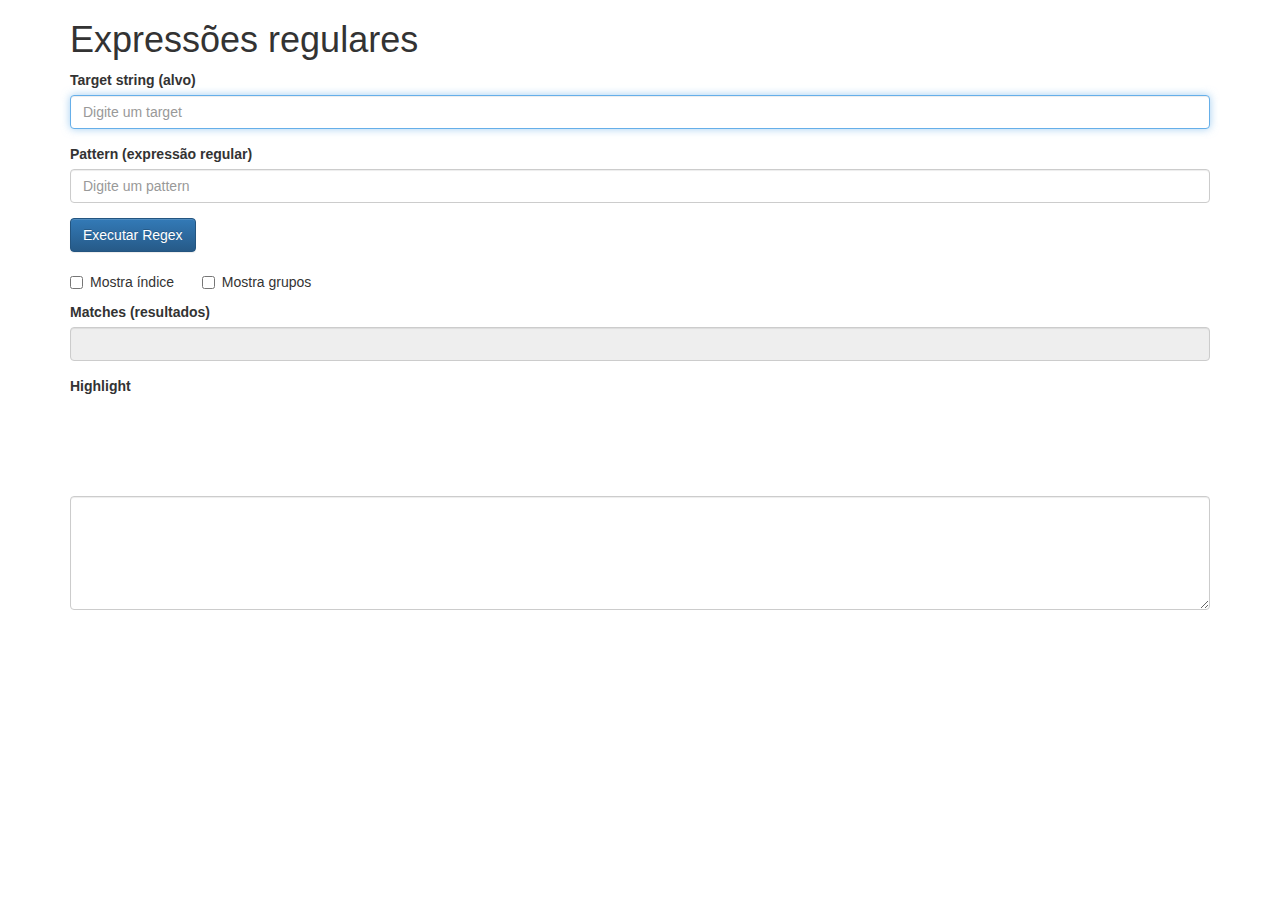
<file: regex/index.html>
<!DOCTYPE html>
<html>
<head>
    <meta charset="UTF-8">
    <title>Alura - Expressões regulares</title>
    <link rel="stylesheet" href="css/bootstrap.css">
    <link rel="stylesheet" href="css/bootstrap-theme.css"> 
</head>

<body class="container">
    
    <h1 class="text-left">Expressões regulares</h1>
    
    <form class="form" >
        
        <div class="form-group">
            <label for="target">Target string (alvo)</label>
            <input type="text" id="target" class="form-control" value="" autocomplete="off" required autofocus placeholder="Digite um target" />        
        </div>    
        
        <div class="form-group">
            <label for="pattern">Pattern (expressão regular)</label>
            <input type="text" id="pattern" class="form-control" value="" autocomplete="off" required  placeholder="Digite um pattern"/>
        </div>

        <div class="form-group">                
            <button class="btn btn-primary" onclick="executa(event)">Executar Regex</button>
        </div>

        <div class="checkbox">
            <label><input type="checkbox" id="mostraIndex" value="true" />Mostra índice </label>
            <label></label>
            <label><input type="checkbox" id="mostraGrupos" value="true" />Mostra grupos </label>
        </div>

        <div class="form-group">
            <label for="resultado" id="labelResultados">Matches (resultados)</label>
            <input type="text" id="resultado" class="form-control" value="" readonly />
        </div>

        <div class="form-group">
            <label for="resultado" id="labelHighlight">Highlight</label>
            <div id="highlightText" style="font-size:30px;"></div>
        </div>
        
    </form>

    <br />
    <br />
    <br />
    <br />

    <div class="form-group">

      <textarea class="form-control" rows="5" id="comment"></textarea>

    </div>
   <br />

    <script src="js/regex.js"></script>
    </body>
</html>
</file>
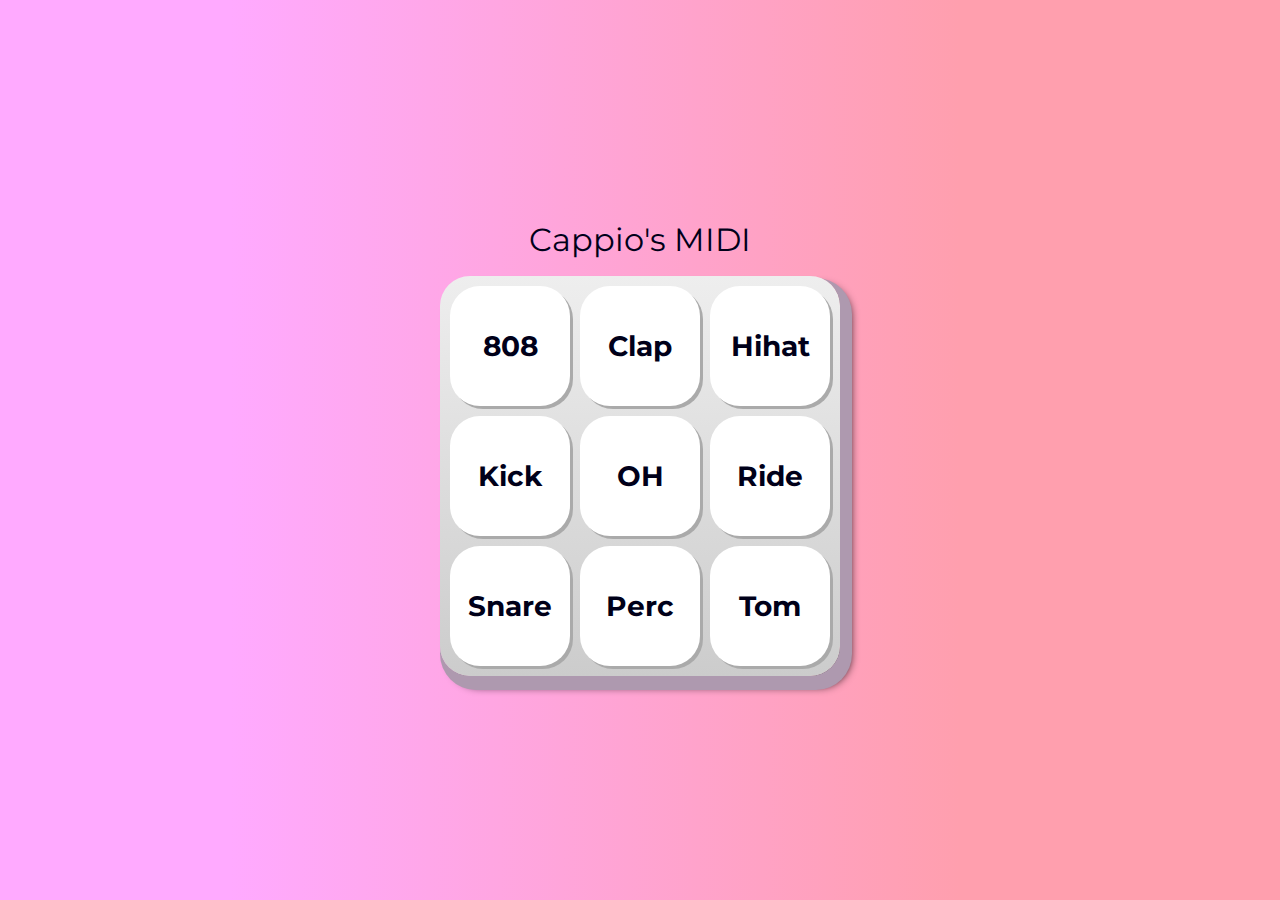
<file: JavaScript/AluraMidi/index.html>
<!DOCTYPE html>
<html lang="pt-BR">
<head>
    <meta charset="UTF-8">
    <meta http-equiv="X-UA-Compatible" content="IE=edge">
    <meta name="viewport" content="width=device-width, initial-scale=1.0">

    <title>Alura MIDI</title>

    <link rel="preconnect" href="https://fonts.googleapis.com">
    <link rel="preconnect" href="https://fonts.gstatic.com" crossorigin>
    <link href="https://fonts.googleapis.com/css2?family=Montserrat:wght@500;600&display=swap" rel="stylesheet">

    <link rel="icon" type="image/png" href="images/bateria.png">
    <link rel="stylesheet" href="css/reset.css">
    <link rel="stylesheet" href="css/estilos.css">

</head>
<body>

    <h1>Cappio's MIDI</h1>

    <section class="teclado">
        <button class="tecla tecla_808">808</button>
        <button class="tecla tecla_clap">Clap</button>
        <button class="tecla tecla_hihat">Hihat</button>

        <button class="tecla tecla_kick">Kick</button>
        <button class="tecla tecla_openhat">OH</button>
        <button class="tecla tecla_ride">Ride</button>

        <button class="tecla tecla_snare">Snare</button>
        <button class="tecla tecla_perc">Perc</button>
        <button class="tecla tecla_tom">Tom</button>
    </section>

    <audio src="sounds/keyq.wav" id="som_tecla_808"></audio>
    <audio src="sounds/keyw.wav" id="som_tecla_clap"></audio>
    <audio src="sounds/keye.wav" id="som_tecla_hihat"></audio>
    <audio src="sounds/keya.wav" id="som_tecla_kick"></audio>
    <audio src="sounds/keys.wav" id="som_tecla_openhat"></audio>
    <audio src="sounds/keyd.wav" id="som_tecla_ride"></audio>
    <audio src="sounds/keyz.wav" id="som_tecla_snare"></audio>
    <audio src="sounds/keyx.wav" id="som_tecla_perc"></audio>
    <audio src="sounds/keyc.wav" id="som_tecla_tom"></audio>

    <script src="./main.js"></script>
</body>
</html>
</file>
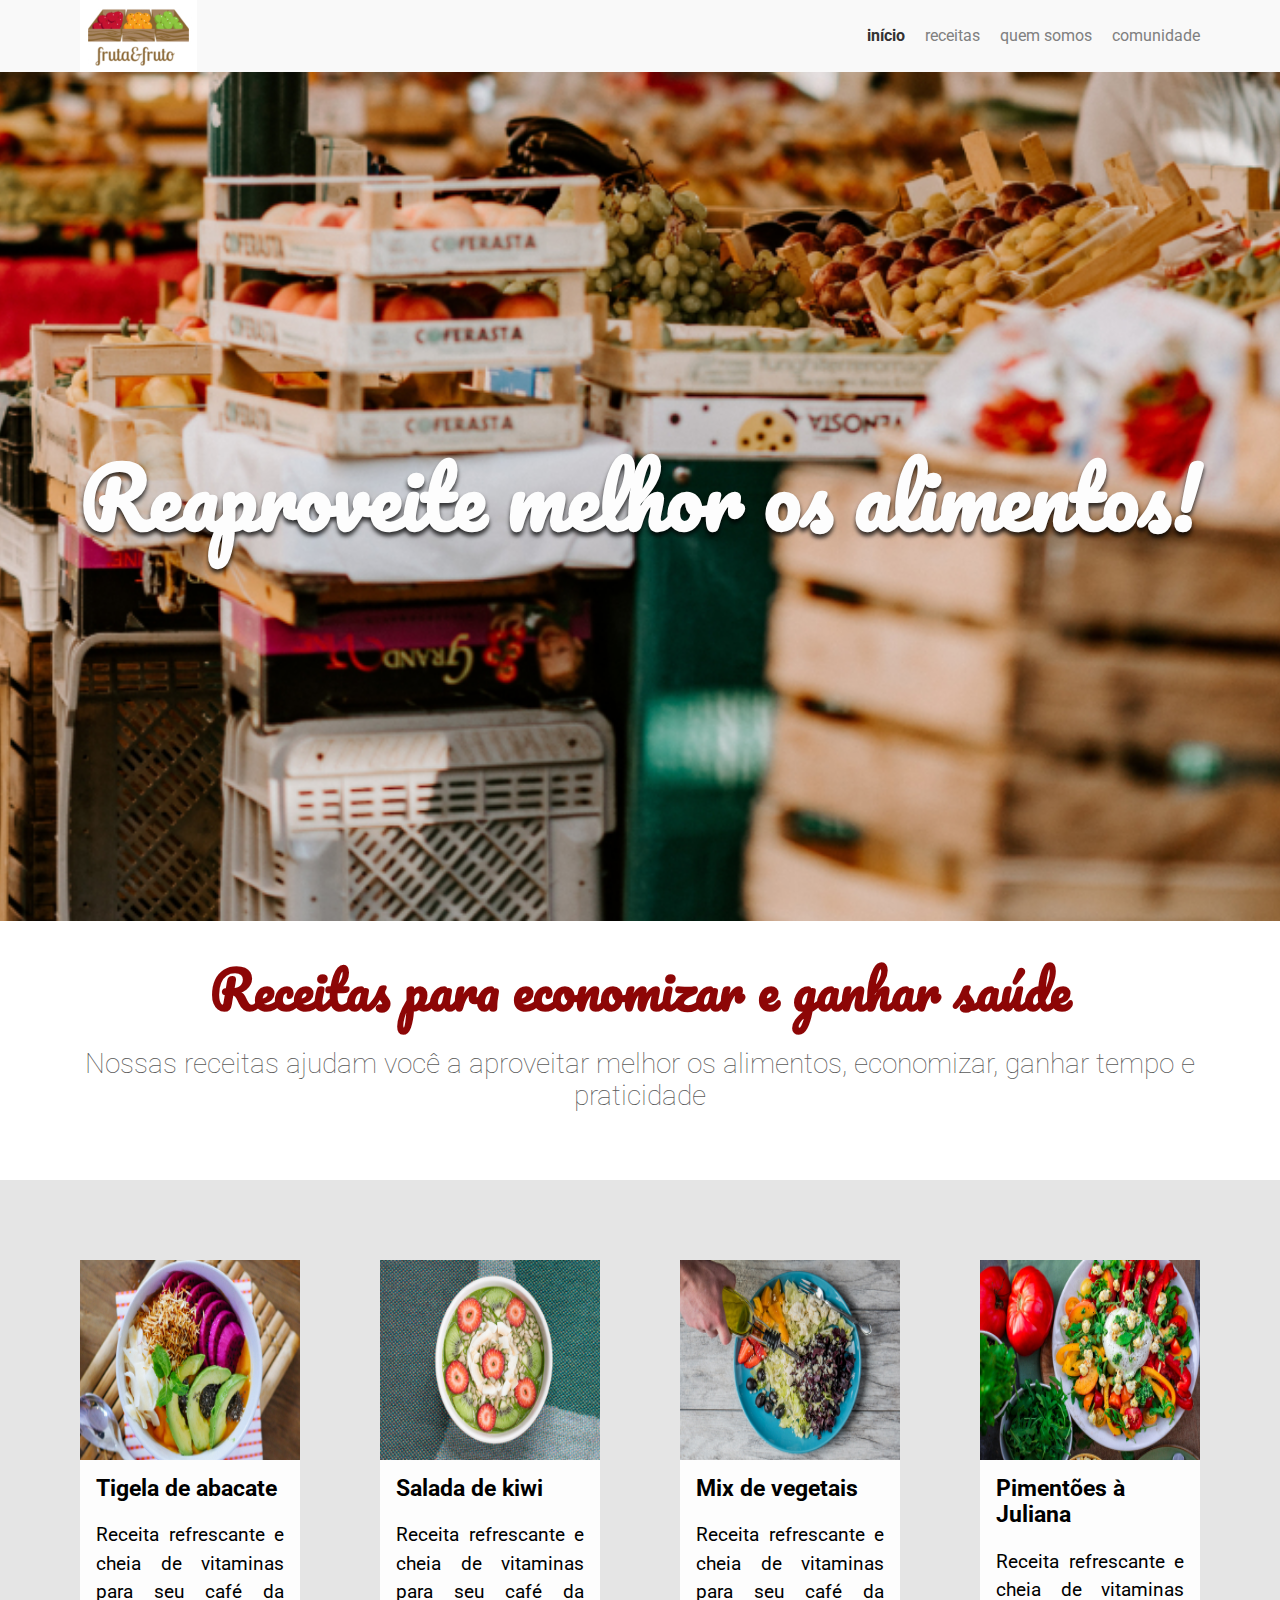
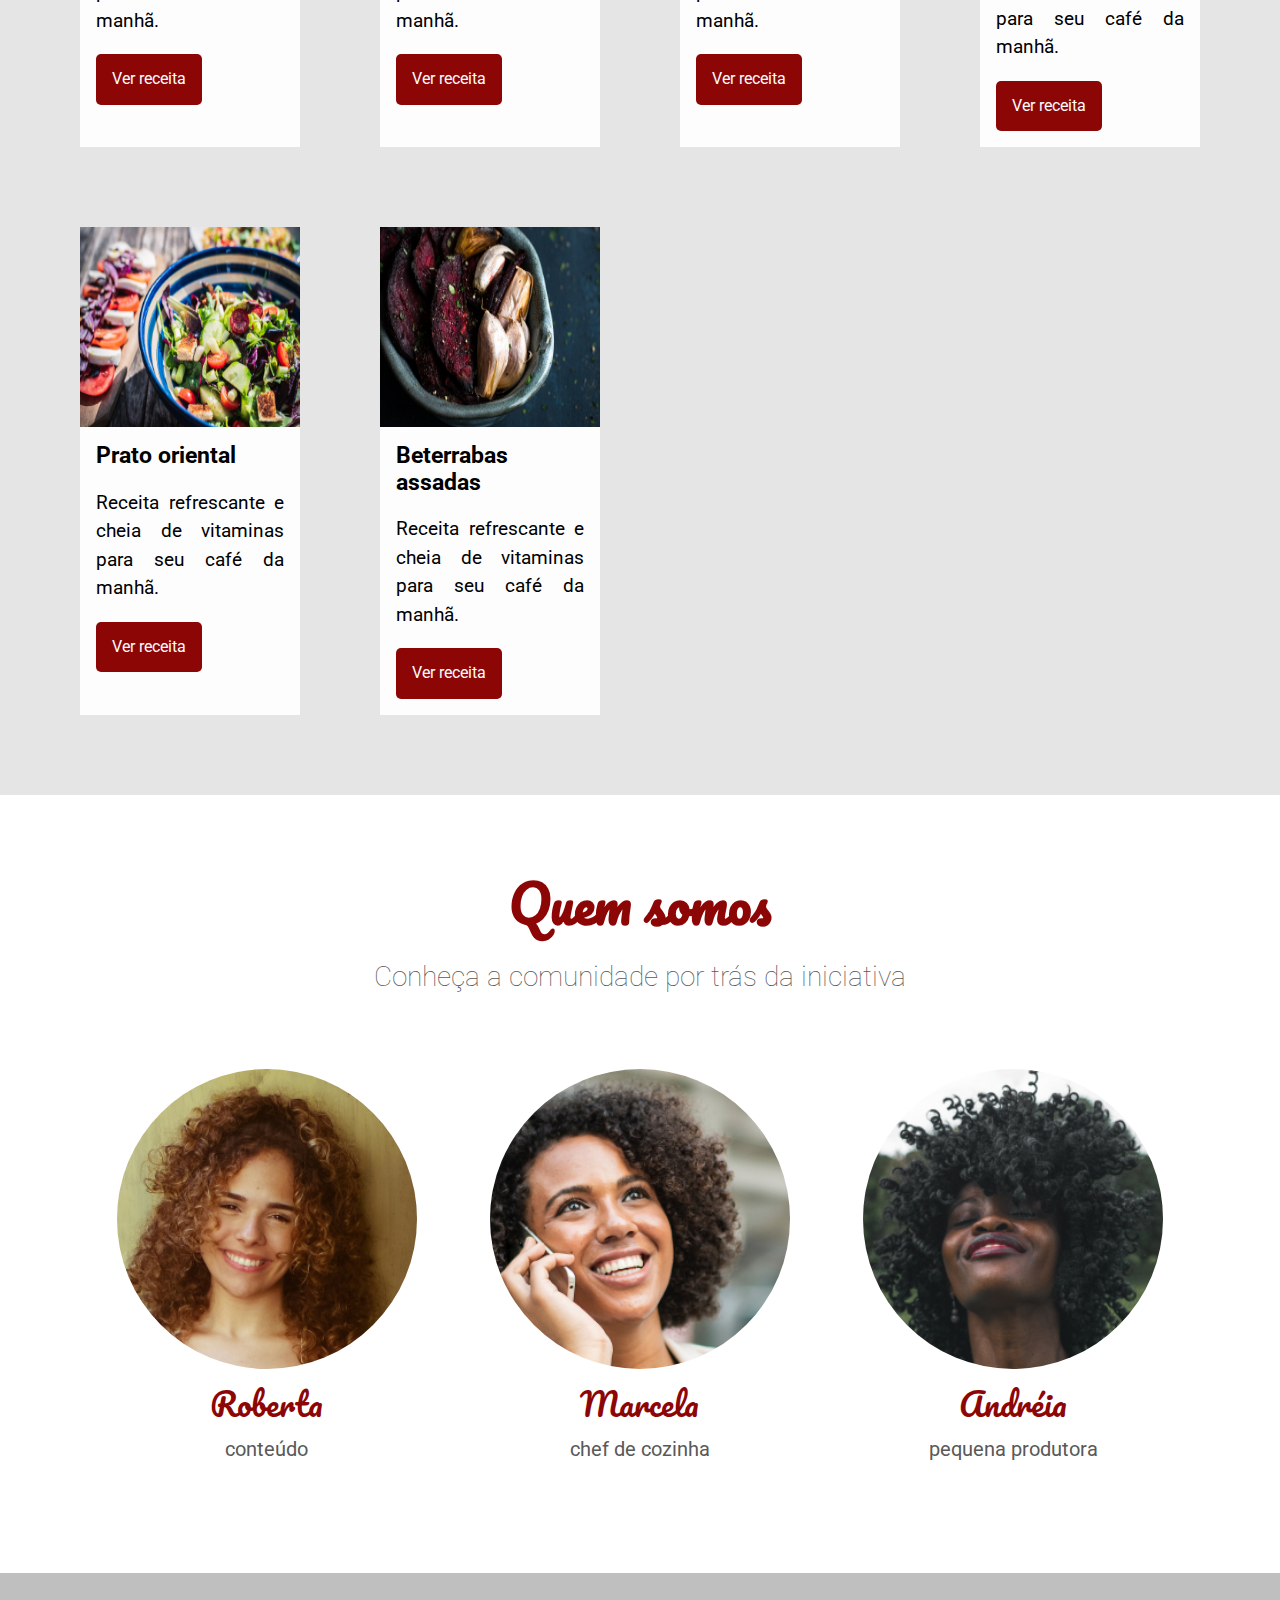
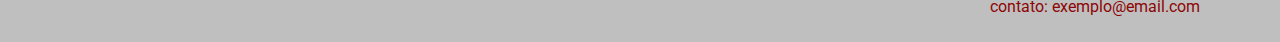
<file: HTML e CSS/Arquitetura CSS/frutaFruto/index.html>
<!DOCTYPE html>
<html lang="pt-BR">
    <head>
        <link href="https://fonts.googleapis.com/css?family=Pacifico|Roboto:100,300,400,500,700,900" rel="stylesheet" />
        <meta charset="UTF-8" />
        <meta name="viewport" content="width=device-width, initial-scale=1.0" />
        <meta http-equiv="X-UA-Compatible" content="ie=edge" />
        <title>Fruta & Fruto</title>
        <link href="./assets/css/normalize.css" rel="stylesheet" />
        <link href="./assets/css/reset.css" rel="stylesheet" />
        <link rel="stylesheet" href="./assets/css/cabecalho.css">
        <link rel="stylesheet" href="./assets/css/menu/menu-lista.css">
        <link rel="stylesheet" href="./assets/css/menu/menu-item.css">
        <link rel="stylesheet" href="./assets/css/menu/menu-link.css">
        <link rel="stylesheet" href="./assets/css/banner/banner.css">
        <link rel="stylesheet" href="./assets/css/banner/banner-imagem.css">
        <link rel="stylesheet" href="./assets/css/banner/banner-titulo.css">
        <link rel="stylesheet" href="./assets/css/sobre/sobre.css">
        <link rel="stylesheet" href="./assets/css/sobre/sobre-titulo.css">
        <link rel="stylesheet" href="./assets/css/sobre/sobre-descricao.css">
        <link rel="stylesheet" href="./assets/css/receita/receita.css">
        <link rel="stylesheet" href="./assets/css/receita/receita-botao.css">
        <link rel="stylesheet" href="./assets/css/receita/receita-conteudo.css">
        <link rel="stylesheet" href="./assets/css/receita/receita-descricao.css">
        <link rel="stylesheet" href="./assets/css/receita/receita-imagem.css">
        <link rel="stylesheet" href="./assets/css/receita/receita-titulo.css">
        <link rel="stylesheet" href="./assets/css/receitas.css">
        <link rel="stylesheet" href="./assets/css/quemSomos/quemSomos.css">
        <link rel="stylesheet" href="./assets/css/quemSomos/quemSomos-descricao.css">
        <link rel="stylesheet" href="./assets/css/quemSomos/quemSomos-titulo.css">
        <link rel="stylesheet" href="./assets/css/pessoas.css">
        <link rel="stylesheet" href="./assets/css/pessoas/pessoa.css">
        <link rel="stylesheet" href="./assets/css/pessoas/pessoa-nome.css">
        <link rel="stylesheet" href="./assets/css/pessoas/pessoa-imagem.css">
        <link rel="stylesheet" href="./assets/css/pessoas/pessoa-funcao.css">
        <link rel="stylesheet" href="./assets/css/rodape.css">
        <link rel="stylesheet" href="./assets/css/logo.css">
    </head>
    <body>
        <header class="cabecalho">
            <img class="logo" src="assets/img/logo.jpg" alt="" srcset="">
            <nav class="menu">
                <ul class="menu__lista">
                    <li class="menu__item"><a class="menu__link ativo" href='#'>Início</a></li>
                    <li class="menu__item"><a class="menu__link" href='#'>Receitas</a></li>
                    <li class="menu__item"><a class="menu__link" href='#'>Quem Somos</a></li>
                    <li class="menu__item"><a class="menu__link" href='#'>Comunidade</a></li>
                </ul>
            </nav>
        </header>
        <section class="banner">
            <div class="banner__imagem"><div>
            <h2 class="banner__titulo">Reaproveite melhor os alimentos!</h2>
        </section>
        <section class="sobre">
            <h2 class="sobre__titulo">Receitas para economizar e ganhar saúde</h2>
            <p class="sobre__descricao">Nossas receitas ajudam você a aproveitar melhor os alimentos, economizar, ganhar tempo e praticidade</p>
        </section>
        <section class="receitas">
            <div class="receita">
                <img alt="Tigela de abacate" class="receita__imagem" src="./assets/img/receitas/tigela-de-abacate.jpg" />
                <div class="receita__conteudo">
                    <h4 class="receita__titulo">Tigela de abacate</h4>
                    <p class="receita__descricao">Receita refrescante e cheia de vitaminas para seu café da manhã.</p>
                    <button class="receita__botao">Ver receita</button>
                </div>
            </div>
            <div class="receita">
                <img alt="Salada de kiwi" class="receita__imagem" src="./assets/img/receitas/salada-de-kiwi.jpg" />
                <div class="receita__conteudo">
                    <h4 class="receita__titulo">Salada de kiwi</h4>
                    <p class="receita__descricao">Receita refrescante e cheia de vitaminas para seu café da manhã.</p>
                    <button class="receita__botao">Ver receita</button>
                </div>
            </div>
            <div class="receita">
                <img alt="Mix de vegetais" class="receita__imagem" src="./assets/img/receitas/mix-de-vegetais.jpg" />
                <div class="receita__conteudo">
                    <h4 class="receita__titulo">Mix de vegetais</h4>
                    <p class="receita__descricao">Receita refrescante e cheia de vitaminas para seu café da manhã.</p>
                    <button class="receita__botao">Ver receita</button>
                </div>
            </div>
            <div class="receita">
                <img alt="Pimentões à Juliana" class="receita__imagem" src="./assets/img/receitas/pimentoes-a-juliana.jpg" />
                <div class="receita__conteudo">
                    <h4 class="receita__titulo">Pimentões à Juliana</h4>
                    <p class="receita__descricao">Receita refrescante e cheia de vitaminas para seu café da manhã.</p>
                    <button class="receita__botao">Ver receita</button>
                </div>
            </div>
            <div class="receita">
                <img alt="Prato oriental" class="receita__imagem" src="./assets/img/receitas/prato-oriental.jpg" />
                <div class="receita__conteudo">
                    <h4 class="receita__titulo">Prato oriental</h4>
                    <p class="receita__descricao">Receita refrescante e cheia de vitaminas para seu café da manhã.</p>
                    <button class="receita__botao">Ver receita</button>
                </div>
            </div>
            <div class="receita">
                <img alt="Beterrabas assadas" class="receita__imagem" src="./assets/img/receitas/beterrabas-assadas.jpg" />
                <div class="receita__conteudo">
                    <h4 class="receita__titulo">Beterrabas assadas</h4>
                    <p class="receita__descricao">Receita refrescante e cheia de vitaminas para seu café da manhã.</p>
                    <button class="receita__botao">Ver receita</button>
                </div>
            </div>
        </section>
        <section class="quem-somos">
            <h3 class="quem-somos__titulo">Quem somos</h3>
            <p class="quem-somos__descricao">Conheça a comunidade por trás da iniciativa</p>
            <div class="pessoas">
                <div class="pessoa">
                    <div class="pessoa__imagem pessoa__imagem--roberta"></div>
                    <span class="pessoa__nome">Roberta</span>
                    <span class="pessoa__funcao">Conteúdo</span>
                </div>
                <div class="pessoa">
                    <div class="pessoa__imagem pessoa__imagem--marcela"></div>
                    <span class="pessoa__nome">Marcela</span>
                    <span class="pessoa__funcao">Chef de cozinha</span>
                </div>
                <div class="pessoa">
                    <div class="pessoa__imagem pessoa__imagem--andreia"></div>
                    <span class="pessoa__nome">Andréia</span>
                    <span class="pessoa__funcao">Pequena Produtora</span>
                </div>
            </div>
        </section>
        <footer class="rodape">
            Contato: exemplo@email.com
        </footer>
    </body>
</html>
</file>
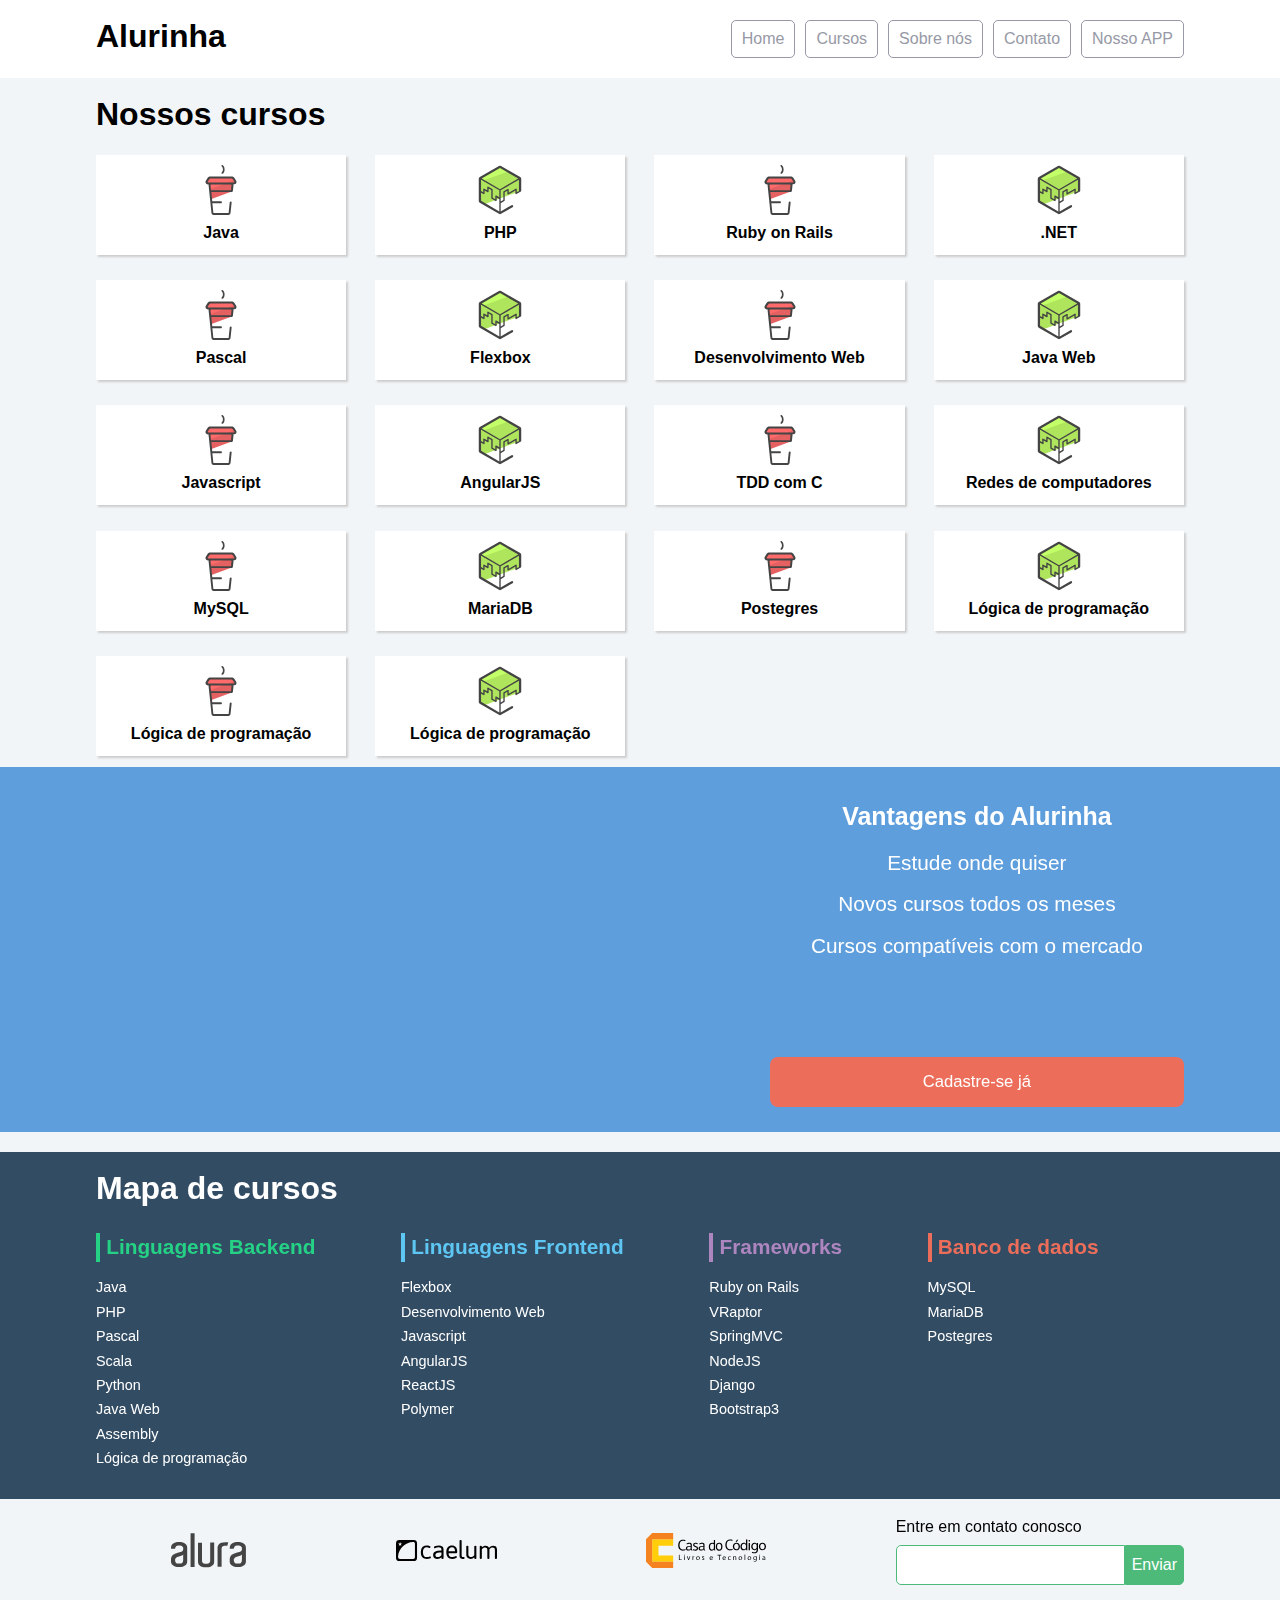
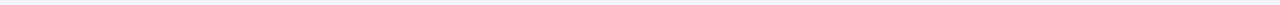
<file: HTML e CSS/Flexbox/Alurinha/index.html>
<!doctype html>
<html>
<head>
	<meta charset="utf-8">
	<meta name="viewport" content="width=device-width, initial-scale=1">
	<title>Alurinha | Cursos online</title>
	<link rel="stylesheet" href="css/reset.css">
	<link rel="stylesheet" href="css/style.css">
	<link rel="stylesheet" href="css/flexbox.css">
</head>
<body>

	<header class="cabecalhoPrincipal">
		<div class="container">
			<h1 class="cabecalhoPrincipal-titulo">
				<a href="#">Alurinha</a>
			</h1>

			<nav class="cabecalhoPrincipal-nav">
				<a class="cabecalhoPrincipal-nav-link" href="#">Home</a>
				<a class="cabecalhoPrincipal-nav-link" href="#">Cursos</a>
				<a class="cabecalhoPrincipal-nav-link" href="#">Sobre nós</a>
				<a class="cabecalhoPrincipal-nav-link" href="#">Contato</a>
				<a class="cabecalhoPrincipal-nav-link cabecalhoPrincipal-nav-link-app" href="#">Nosso APP</a>
			</nav>
		</div>

	</header>

	<main class="conteudoPrincipal">
		<div class="container">
			<h2 class="subtitulo">Nossos cursos</h2>

			<nav>
				<ul class="conteudoPrincipal-cursos">
					<li class="conteudoPrincipal-cursos-link"><a href="#">Java</a></li>
					<li class="conteudoPrincipal-cursos-link"><a href="#">PHP</a></li>
					<li class="conteudoPrincipal-cursos-link"><a href="#">Ruby on Rails</a></li>
					<li class="conteudoPrincipal-cursos-link"><a href="#">.NET</a></li>
					<li class="conteudoPrincipal-cursos-link"><a href="#">Pascal</a></li>
					<li class="conteudoPrincipal-cursos-link"><a href="#">Flexbox</a></li>
					<li class="conteudoPrincipal-cursos-link"><a href="#">Desenvolvimento Web</a></li>
					<li class="conteudoPrincipal-cursos-link"><a href="#">Java Web</a></li>
					<li class="conteudoPrincipal-cursos-link"><a href="#">Javascript</a></li>
					<li class="conteudoPrincipal-cursos-link"><a href="#">AngularJS</a></li>
					<li class="conteudoPrincipal-cursos-link"><a href="#">TDD com C</a></li>
					<li class="conteudoPrincipal-cursos-link"><a href="#">Redes de computadores</a></li>
					<li class="conteudoPrincipal-cursos-link"><a href="#">MySQL</a></li>
					<li class="conteudoPrincipal-cursos-link"><a href="#">MariaDB</a></li>
					<li class="conteudoPrincipal-cursos-link"><a href="#">Postegres</a></li>
					<li class="conteudoPrincipal-cursos-link"><a href="#">Lógica de programação</a></li>
					<li class="conteudoPrincipal-cursos-link"><a href="#">Lógica de programação</a></li>
					<li class="conteudoPrincipal-cursos-link"><a href="#">Lógica de programação</a></li>
				</ul>
			</nav>
		</div>

		<section class="videoSobre">
			<div class="container">
				<iframe class="videoSobre-video" width="560" height="315" src="https://www.youtube.com/embed/bIlOsJzBVaY?list=PLh2Y_pKOa4UcF1BYPJR3EIMRi3nWAUxIp" frameborder="0" allowfullscreen></iframe>
				
				<div class="videoSobre-sobre">
					<h2 class="videoSobre-sobre-title">Vantagens do Alurinha</h2>
					<ul class="videoSobre-sobre-list">
						<li class="videoSobre-sobre-item">Estude onde quiser</li>
						<li class="videoSobre-sobre-item">Novos cursos todos os meses</li>
						<li class="videoSobre-sobre-item">Cursos compatíveis com o mercado</li>
					</ul>
					<button class="videoSobre-button">Cadastre-se já</button>
				</div>
			</div>
		</section>

	</main>

	<footer class="rodapePrincipal">
		<div class="container">

			<section class="rodapePrincipal-navMap">
				<h3 class="subtitulo">Mapa de cursos</h3>
				<nav class="rodapePrincipal-navMap-list">

					<h4 class="navmap-list-title navmap-list-title-backend">Linguagens Backend</h4>
					<a class="rodapePrincipal-navMap-link" href="#">Java</a>
					<a class="rodapePrincipal-navMap-link" href="#">PHP</a>
					<a class="rodapePrincipal-navMap-link" href="#">Pascal</a>
					<a class="rodapePrincipal-navMap-link" href="#">Scala</a>
					<a class="rodapePrincipal-navMap-link" href="#">Python</a>
					<a class="rodapePrincipal-navMap-link" href="#">Java Web</a>
					<a class="rodapePrincipal-navMap-link" href="#">Assembly</a>
					<a class="rodapePrincipal-navMap-link" href="#">Lógica de programação</a>

					<h4 class="navmap-list-title navmap-list-title-frontend">Linguagens Frontend</h4>
					<a class="rodapePrincipal-navMap-link" href="#">Flexbox</a>
					<a class="rodapePrincipal-navMap-link" href="#">Desenvolvimento Web</a>
					<a class="rodapePrincipal-navMap-link" href="#">Javascript</a>
					<a class="rodapePrincipal-navMap-link" href="#">AngularJS</a>
					<a class="rodapePrincipal-navMap-link" href="#">ReactJS</a>
					<a class="rodapePrincipal-navMap-link" href="#">Polymer</a>
					
					<h4 class="navmap-list-title navmap-list-title-framework">Frameworks</h4>
					<a class="rodapePrincipal-navMap-link" href="#">Ruby on Rails</a>
					<a class="rodapePrincipal-navMap-link" href="#">VRaptor</a>
					<a class="rodapePrincipal-navMap-link" href="#">SpringMVC</a>
					<a class="rodapePrincipal-navMap-link" href="#">NodeJS</a>
					<a class="rodapePrincipal-navMap-link" href="#">Django</a>
					<a class="rodapePrincipal-navMap-link" href="#">Bootstrap3</a>

					<h4 class="navmap-list-title navmap-list-title-bancoDeDados">Banco de dados</h4>
					<a class="rodapePrincipal-navMap-link" href="#">MySQL</a>
					<a class="rodapePrincipal-navMap-link" href="#">MariaDB</a>
					<a class="rodapePrincipal-navMap-link" href="#">Postegres</a>

				</nav>
			</section>

		</div>

		<section class="rodapePrincipal-patrocinadores">
			<div class="container">
				<ul class="rodapePrincipal-patrocinadores-list">
					<li>
						<a class="rodapePrincipal-patrocinadores-list-link patrocinadores-list-link-alura" href="#">
							<img src="img/logos/alura.svg" alt="Logo da Alura">
						</a>
					</li>
					<li>
						<a class="rodapePrincipal-patrocinadores-list-link patrocinadores-list-link-caelum" href="#">
							<img src="img/logos/caelum.svg" alt="Logo da Caelum">
						</a>
					</li>
					<li>
						<a class="rodapePrincipal-patrocinadores-list-link patrocinadores-list-link-casaDoCodigo" href="#">
							<img src="img/logos/cdc.svg" alt="Logo da Casa do Código">
						</a>
					</li>
				</ul>
				<form class="rodapePrincipal-contatoForm" action="#">
					<fieldset>
						<legend class="rodapePrincipal-contatoForm-legend" for="email-contato">Entre em contato conosco</legend>
						<div class="rodapePrincipal-contatoForm-fieldset"> 
							<input class="rodapePrincipal-contatoForm-emailInput" type="email" name="email-contato" id="email-contato">
							<button class="rodapePrincipal-contatoForm-submit" type="submit">Enviar</button>
						</div>
					</fieldset>
				</form>
			</div>
		</section>
	</footer>

</body>
</html>
</file>
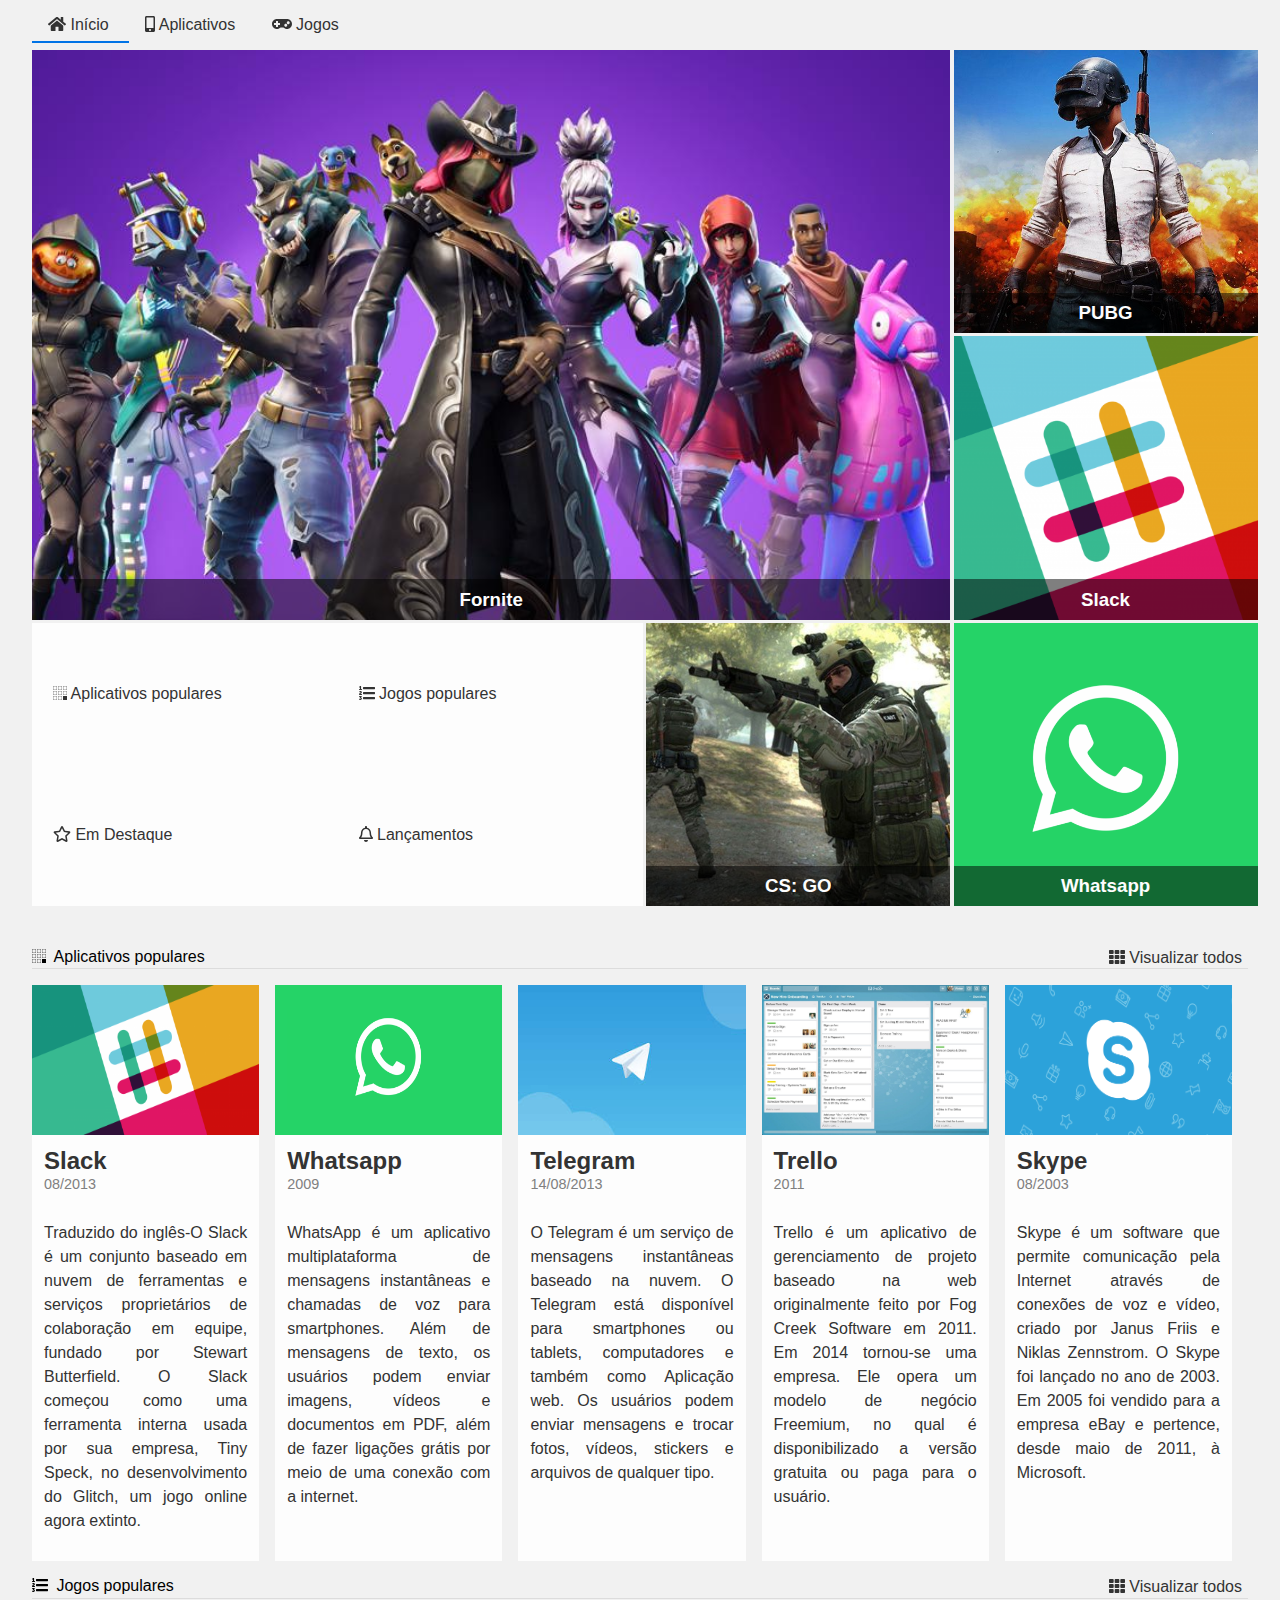
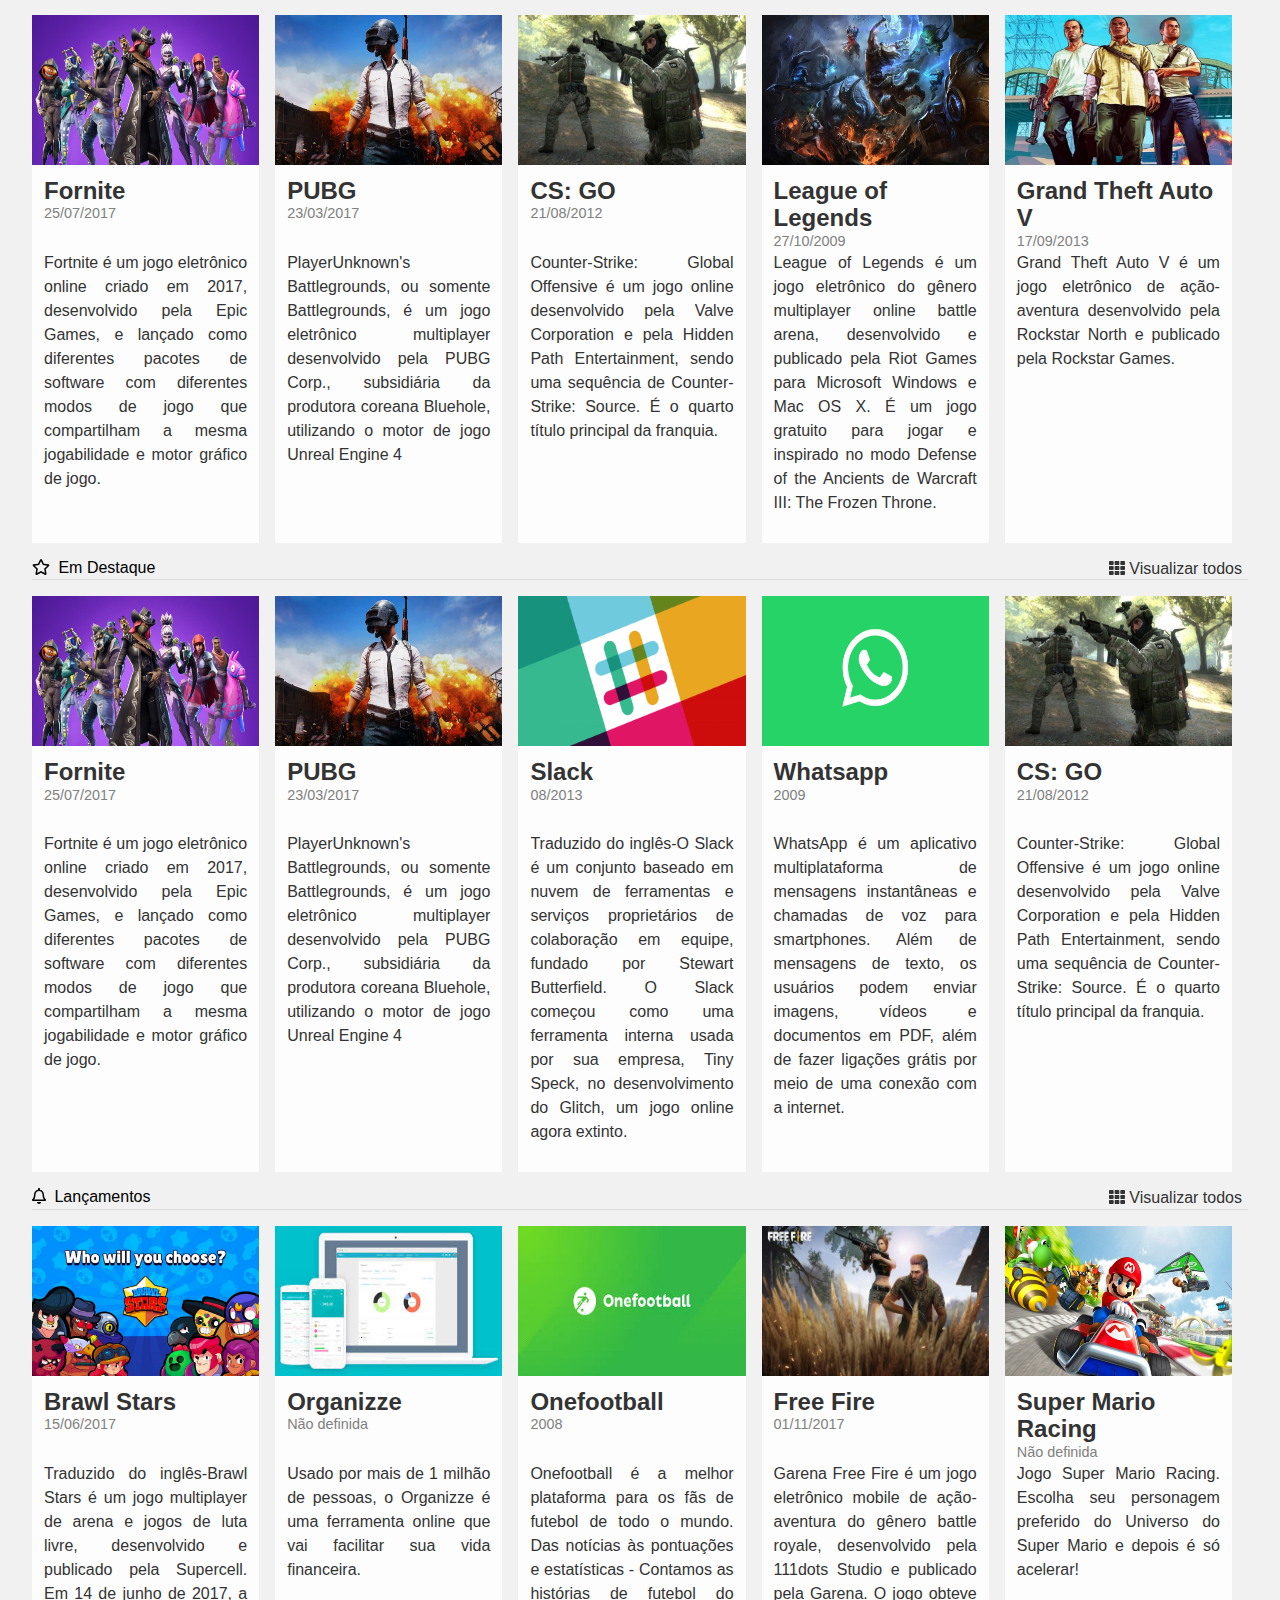
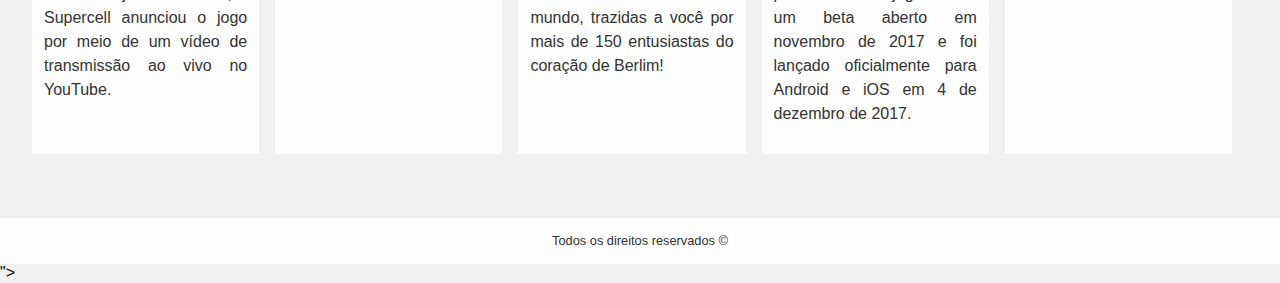
<file: HTML e CSS/Grid Layout/alura-store/index.html>
<!DOCTYPE html>
<html lang="en">
<head>
    <meta charset="UTF-8">
    <meta name="viewport" content="width=device-width, initial-scale=1.0">
    <meta http-equiv="X-UA-Compatible" content="ie=edge">
    <title>Alura Store | Baixe nossos aplicativos e jogos</title>
    <link href="./assets/css/normalize.css" rel="stylesheet">
    <link href="./assets/css/reset.css" rel="stylesheet">
    <link href="./assets/css/style.css" rel="stylesheet">
    <link href="./assets/css/destaques.css" rel="stylesheet">
    <link href="./assets/css/populares.css" rel="stylesheet">
    <link href="./assets/css/menu.css" rel="stylesheet">
    <link href="./assets/css/responsivo.css" rel="stylesheet">
    ">
</head>
<body class="app">
    <header class="cabecalho">
        <nav class="menu">
            <ul class="menu__lista">
                <li class="menu__item">
                    <a class="menu__link ativo" href="#">
                        <i class="fas fa-home"></i>
                        Início
                    </a>
                    <a class="menu__link" href="#">
                        <i class="fas fa-mobile-alt"></i>
                        Aplicativos</a>
                    <a class="menu__link" href="#">
                        <i class="fas fa-gamepad"></i>
                        Jogos
                    </a>
                </li>
            </ul>
        </nav>
    </header>
    <main class="conteudo">
        <section class="destaques">
            <div class="destaques__principal caixa">
                <h3 class="destaques__titulo">Fornite</h3>
            </div>
            <div class="destaques__secundario caixa">
                <h3 class="destaques__titulo">PUBG</h3>
            </div>
            <div class="destaques__secundario caixa">
                <h3 class="destaques__titulo">Slack</h3>
            </div>
            <div class="destaques__secundario caixa">
                <h3 class="destaques__titulo">Whatsapp</h3>
            </div>
            <div class="destaques__secundario caixa">
                <h3 class="destaques__titulo">CS: GO</h3>
            </div>
            <div class="destaques__categorias">
                <ul class="destaques__categorias___lista">
                    <li class="destaques__categorias___item">
                        <a class="destaques__categorias___link" href="#">
                            <i class="destaques__categorias___icone fab fa-buromobelexperte"></i>
                            Aplicativos populares
                        </a>
                    </li>
                    <li class="destaques__categorias___item">
                        <a class="destaques__categorias___link" href="#">
                            <i class="fas fa-list-ol"></i>
                            Jogos populares
                        </a>
                    </li>
                    <li class="destaques__categorias___item">
                        <a class="destaques__categorias___link" href="#">
                            <i class="far fa-star"></i>
                            Em Destaque
                        </a>
                    </li>
                    <li class="destaques__categorias___item">
                        <a class="destaques__categorias___link" href="#">
                            <i class="far fa-bell"></i>
                            Lançamentos
                        </a>
                    </li>
                </ul>
            </div>
        </section>
        <section class="populares">
            <div class="populares__itens">
                <div class="populares__info">
                    <div class="populares__cabecalho">
                        <h4 class="populares__titulo">
                            <i class="populares__icone fab fa-buromobelexperte"></i>
                            Aplicativos populares
                        </h4>
                        <button class="populares__botao">
                            <i class="fas fa-th"></i>
                            Visualizar todos
                        </button>
                    </div>
                </div>
                <div class="populares__conteudo">
                    <div class="populares__card">
                        <img class="populares__card___imagem" src="./assets/img/slack.png"></img>
                        <div class="populares__card___corpo">
                            <div class="populares__card___cabecalho">
                                <h5 class="populares__card___titulo">Slack</h5>
                                <time class="populares__card___data" datetime="2013-08-01">08/2013</time>
                            </div>
                            <div class="populares__card___descricao">
                                Traduzido do inglês-O Slack é um conjunto baseado em nuvem de ferramentas e serviços proprietários de colaboração em equipe, fundado por Stewart Butterfield. O Slack começou como uma ferramenta interna usada por sua empresa, Tiny Speck, no desenvolvimento do Glitch, um jogo online agora extinto.
                            </div>
                        </div>
                    </div>
                    <div class="populares__card">
                        <img class="populares__card___imagem" src="./assets/img/whatsapp.png"></img>
                        <div class="populares__card___corpo">
                            <div class="populares__card___cabecalho">
                                <h5 class="populares__card___titulo">Whatsapp</h5>
                                <time class="populares__card___data" datetime="20090-01-01">2009</time>
                            </div>
                            <div class="populares__card___descricao">
                                WhatsApp é um aplicativo multiplataforma de mensagens instantâneas e chamadas de voz para smartphones. Além de mensagens de texto, os usuários podem enviar imagens, vídeos e documentos em PDF, além de fazer ligações grátis por meio de uma conexão com a internet.
                            </div>
                        </div>
                    </div>
                    <div class="populares__card">
                        <img class="populares__card___imagem" src="./assets/img/telegram.jpeg"></img>
                        <div class="populares__card___corpo">
                            <div class="populares__card___cabecalho">
                                <h5 class="populares__card___titulo">Telegram</h5>
                                <time class="populares__card___data" datetime="2013-08-14">14/08/2013</time>
                            </div>
                            <div class="populares__card___descricao">
                                O Telegram é um serviço de mensagens instantâneas baseado na nuvem. O Telegram está disponível para smartphones ou tablets, computadores e também como Aplicação web. Os usuários podem enviar mensagens e trocar fotos, vídeos, stickers e arquivos de qualquer tipo.
                            </div>
                        </div>
                    </div>
                    <div class="populares__card">
                        <img class="populares__card___imagem" src="./assets/img/trello.jpg"></img>
                        <div class="populares__card___corpo">
                            <div class="populares__card___cabecalho">
                                <h5 class="populares__card___titulo">Trello</h5>
                                <time class="populares__card___data" datetime="2011-01-01">2011</time>
                            </div>
                            <div class="populares__card___descricao">
                                Trello é um aplicativo de gerenciamento de projeto baseado na web originalmente feito por Fog Creek Software em 2011. Em 2014 tornou-se uma empresa. Ele opera um modelo de negócio Freemium, no qual é disponibilizado a versão gratuita ou paga para o usuário.
                            </div>
                        </div>
                    </div>
                    <div class="populares__card">
                        <img class="populares__card___imagem" src="./assets/img/skype.png"></img>
                        <div class="populares__card___corpo">
                            <div class="populares__card___cabecalho">
                                <h5 class="populares__card___titulo">Skype</h5>
                                <time class="populares__card___data" datetime="2003-08-01">08/2003</time>
                            </div>
                            <div class="populares__card___descricao">
                                Skype é um software que permite comunicação pela Internet através de conexões de voz e vídeo, criado por Janus Friis e Niklas Zennstrom. O Skype foi lançado no ano de 2003. Em 2005 foi vendido para a empresa eBay e pertence, desde maio de 2011, à Microsoft.
                            </div>
                        </div>
                    </div>
                </div>
            </div>
            <div class="populares__itens">
                <div class="populares__info">
                    <div class="populares__cabecalho">
                        <h4 class="populares__titulo">
                            <i class="populares__icone fas fa-list-ol"></i>
                            Jogos populares
                        </h4>
                        <button class="populares__botao">
                            <i class="fas fa-th"></i>
                            Visualizar todos
                        </button>
                    </div>
                </div>
                <div class="populares__conteudo">
                    <div class="populares__card">
                        <img class="populares__card___imagem" src="./assets/img/fortnite.jpg"></img>
                        <div class="populares__card___corpo">
                            <div class="populares__card___cabecalho">
                                <h5 class="populares__card___titulo">Fornite</h5>
                                <time class="populares__card___data" datetime="2017-07-25">25/07/2017</time>
                            </div>
                            <div class="populares__card___descricao">
                                Fortnite é um jogo eletrônico online criado em 2017, desenvolvido pela Epic Games, e lançado como diferentes pacotes de software com diferentes modos de jogo que compartilham a mesma jogabilidade e motor gráfico de jogo.
                            </div>
                        </div>
                    </div>
                    <div class="populares__card">
                        <img class="populares__card___imagem" src="./assets/img/pubg.jpg"></img>
                        <div class="populares__card___corpo">
                            <div class="populares__card___cabecalho">
                                <h5 class="populares__card___titulo">PUBG</h5>
                                <time class="populares__card___data" datetime="2017-03-23">23/03/2017</time>
                            </div>
                            <div class="populares__card___descricao">
                                PlayerUnknown's Battlegrounds, ou somente Battlegrounds, é um jogo eletrônico multiplayer desenvolvido pela PUBG Corp., subsidiária da produtora coreana Bluehole, utilizando o motor de jogo Unreal Engine 4
                            </div>
                        </div>
                    </div>
                    <div class="populares__card">
                        <img class="populares__card___imagem" src="./assets/img/cs-go.jpg"></img>
                        <div class="populares__card___corpo">
                            <div class="populares__card___cabecalho">
                                <h5 class="populares__card___titulo">CS: GO</h5>
                                <time class="populares__card___data" datetime="2012-08-21">21/08/2012</time>
                            </div>
                            <div class="populares__card___descricao">
                                Counter-Strike: Global Offensive é um jogo online desenvolvido pela Valve Corporation e pela Hidden Path Entertainment, sendo uma sequência de Counter-Strike: Source. É o quarto título principal da franquia.
                            </div>
                        </div>
                    </div>
                    <div class="populares__card">
                        <img class="populares__card___imagem" src="./assets/img/lol.jpg"></img>
                        <div class="populares__card___corpo">
                            <div class="populares__card___cabecalho">
                                <h5 class="populares__card___titulo">League of Legends</h5>
                                <time class="populares__card___data" datetime="2009-10-27">27/10/2009</time>
                            </div>
                            <div class="populares__card___descricao">
                                League of Legends é um jogo eletrônico do gênero multiplayer online battle arena, desenvolvido e publicado pela Riot Games para Microsoft Windows e Mac OS X. É um jogo gratuito para jogar e inspirado no modo Defense of the Ancients de Warcraft III: The Frozen Throne.
                            </div>
                        </div>
                    </div>
                    <div class="populares__card">
                        <img class="populares__card___imagem" src="./assets/img/gta-v.jpg"></img>
                        <div class="populares__card___corpo">
                            <div class="populares__card___cabecalho">
                                <h5 class="populares__card___titulo">Grand Theft Auto V</h5>
                                <time class="populares__card___data" datetime="2013-09-17">17/09/2013</time>
                            </div>
                            <div class="populares__card___descricao">
                                Grand Theft Auto V é um jogo eletrônico de ação-aventura desenvolvido pela Rockstar North e publicado pela Rockstar Games.
                            </div>
                        </div>
                    </div>
                </div>
            </div>
            <div class="populares__itens">
                <div class="populares__info">
                    <div class="populares__cabecalho">
                        <h4 class="populares__titulo">
                            <i class="populares__icone far fa-star"></i>
                            Em Destaque
                        </h4>
                        <button class="populares__botao">
                            <i class="fas fa-th"></i>
                            Visualizar todos
                        </button>
                    </div>
                </div>
                <div class="populares__conteudo">
                    <div class="populares__card">
                        <img class="populares__card___imagem" src="./assets/img/fortnite.jpg"></img>
                        <div class="populares__card___corpo">
                            <div class="populares__card___cabecalho">
                                <h5 class="populares__card___titulo">Fornite</h5>
                                <time class="populares__card___data" datetime="2017-07-25">25/07/2017</time>
                            </div>
                            <div class="populares__card___descricao">
                                Fortnite é um jogo eletrônico online criado em 2017, desenvolvido pela Epic Games, e lançado como diferentes pacotes de software com diferentes modos de jogo que compartilham a mesma jogabilidade e motor gráfico de jogo.
                            </div>
                        </div>
                    </div>
                    <div class="populares__card">
                        <img class="populares__card___imagem" src="./assets/img/pubg.jpg"></img>
                        <div class="populares__card___corpo">
                            <div class="populares__card___cabecalho">
                                <h5 class="populares__card___titulo">PUBG</h5>
                                <time class="populares__card___data" datetime="2017-03-23">23/03/2017</time>
                            </div>
                            <div class="populares__card___descricao">
                                PlayerUnknown's Battlegrounds, ou somente Battlegrounds, é um jogo eletrônico multiplayer desenvolvido pela PUBG Corp., subsidiária da produtora coreana Bluehole, utilizando o motor de jogo Unreal Engine 4
                            </div>
                        </div>
                    </div>
                    <div class="populares__card">
                        <img class="populares__card___imagem" src="./assets/img/slack.png"></img>
                        <div class="populares__card___corpo">
                            <div class="populares__card___cabecalho">
                                <h5 class="populares__card___titulo">Slack</h5>
                                <time class="populares__card___data" datetime="2013-08-01">08/2013</time>
                            </div>
                            <div class="populares__card___descricao">
                                Traduzido do inglês-O Slack é um conjunto baseado em nuvem de ferramentas e serviços proprietários de colaboração em equipe, fundado por Stewart Butterfield. O Slack começou como uma ferramenta interna usada por sua empresa, Tiny Speck, no desenvolvimento do Glitch, um jogo online agora extinto.
                            </div>
                        </div>
                    </div>
                    <div class="populares__card">
                        <img class="populares__card___imagem" src="./assets/img/whatsapp.png"></img>
                        <div class="populares__card___corpo">
                            <div class="populares__card___cabecalho">
                                <h5 class="populares__card___titulo">Whatsapp</h5>
                                <time class="populares__card___data" datetime="20090-01-01">2009</time>
                            </div>
                            <div class="populares__card___descricao">
                                WhatsApp é um aplicativo multiplataforma de mensagens instantâneas e chamadas de voz para smartphones. Além de mensagens de texto, os usuários podem enviar imagens, vídeos e documentos em PDF, além de fazer ligações grátis por meio de uma conexão com a internet.
                            </div>
                        </div>
                    </div>
                    <div class="populares__card">
                        <img class="populares__card___imagem" src="./assets/img/cs-go.jpg"></img>
                        <div class="populares__card___corpo">
                            <div class="populares__card___cabecalho">
                                <h5 class="populares__card___titulo">CS: GO</h5>
                                <time class="populares__card___data" datetime="2012-08-21">21/08/2012</time>
                            </div>
                            <div class="populares__card___descricao">
                                Counter-Strike: Global Offensive é um jogo online desenvolvido pela Valve Corporation e pela Hidden Path Entertainment, sendo uma sequência de Counter-Strike: Source. É o quarto título principal da franquia.
                            </div>
                        </div>
                    </div>
                </div>
            </div>
            <div class="populares__itens">
                <div class="populares__info">
                    <div class="populares__cabecalho">
                        <h4 class="populares__titulo">
                            <i class="populares__icone far fa-bell"></i>
                            Lançamentos
                        </h4>
                        <button class="populares__botao">
                            <i class="fas fa-th"></i>
                            Visualizar todos
                        </button>
                    </div>
                </div>
                <div class="populares__conteudo">
                    <div class="populares__card">
                        <img class="populares__card___imagem" src="./assets/img/brawl-stars.jpg"></img>
                        <div class="populares__card___corpo">
                            <div class="populares__card___cabecalho">
                                <h5 class="populares__card___titulo">Brawl Stars</h5>
                                <time class="populares__card___data" datetime="2017-06-15">15/06/2017</time>
                            </div>
                            <div class="populares__card___descricao">
                                Traduzido do inglês-Brawl Stars é um jogo multiplayer de arena e jogos de luta livre, desenvolvido e publicado pela Supercell. Em 14 de junho de 2017, a Supercell anunciou o jogo por meio de um vídeo de transmissão ao vivo no YouTube.
                            </div>
                        </div>
                    </div>
                    <div class="populares__card">
                        <img class="populares__card___imagem" src="./assets/img/organizze.jpeg"></img>
                        <div class="populares__card___corpo">
                            <div class="populares__card___cabecalho">
                                <h5 class="populares__card___titulo">Organizze</h5>
                                <time class="populares__card___data" datetime="">Não definida</time>
                            </div>
                            <div class="populares__card___descricao">
                                Usado por mais de 1 milhão de pessoas, o Organizze é uma ferramenta online que vai facilitar sua vida financeira.  
                            </div>
                        </div>
                    </div>
                    <div class="populares__card">
                        <img class="populares__card___imagem" src="./assets/img/onefotball.jpeg"></img>
                        <div class="populares__card___corpo">
                            <div class="populares__card___cabecalho">
                                <h5 class="populares__card___titulo">Onefootball</h5>
                                <time class="populares__card___data" datetime="2008-01-01">2008</time>
                            </div>
                            <div class="populares__card___descricao">
                                Onefootball é a melhor plataforma para os fãs de futebol de todo o mundo. Das notícias às pontuações e estatísticas - Contamos as histórias de futebol do mundo, trazidas a você por mais de 150 entusiastas do coração de Berlim!
                            </div>
                        </div>
                    </div>
                    <div class="populares__card">
                        <img class="populares__card___imagem" src="./assets/img/free-fire.jpg"></img>
                        <div class="populares__card___corpo">
                            <div class="populares__card___cabecalho">
                                <h5 class="populares__card___titulo">Free Fire</h5>
                                <time class="populares__card___data" datetime="2017-11-01">01/11/2017</time>
                            </div>
                            <div class="populares__card___descricao">
                                Garena Free Fire é um jogo eletrônico mobile de ação-aventura do gênero battle royale, desenvolvido pela 111dots Studio e publicado pela Garena. O jogo obteve um beta aberto em novembro de 2017 e foi lançado oficialmente para Android e iOS em 4 de dezembro de 2017.
                            </div>
                        </div>
                    </div>
                    <div class="populares__card">
                        <img class="populares__card___imagem" src="./assets/img/mario-kart.jpg"></img>
                        <div class="populares__card___corpo">
                            <div class="populares__card___cabecalho">
                                <h5 class="populares__card___titulo">Super Mario Racing</h5>
                                <time class="populares__card___data" datetime="">Não definida</time>
                            </div>
                            <div class="populares__card___descricao">
                                Jogo Super Mario Racing. Escolha seu personagem preferido do Universo do Super Mario e depois é só acelerar!
                            </div>
                        </div>
                    </div>
                </div>
            </div>
        </section>
    </main>
    <footer class="rodape">Todos os direitos reservados &copy;</footer>
    <script src="./assets/js/fontawesome.all.min.js"></script>
</body>
</html>
</file>
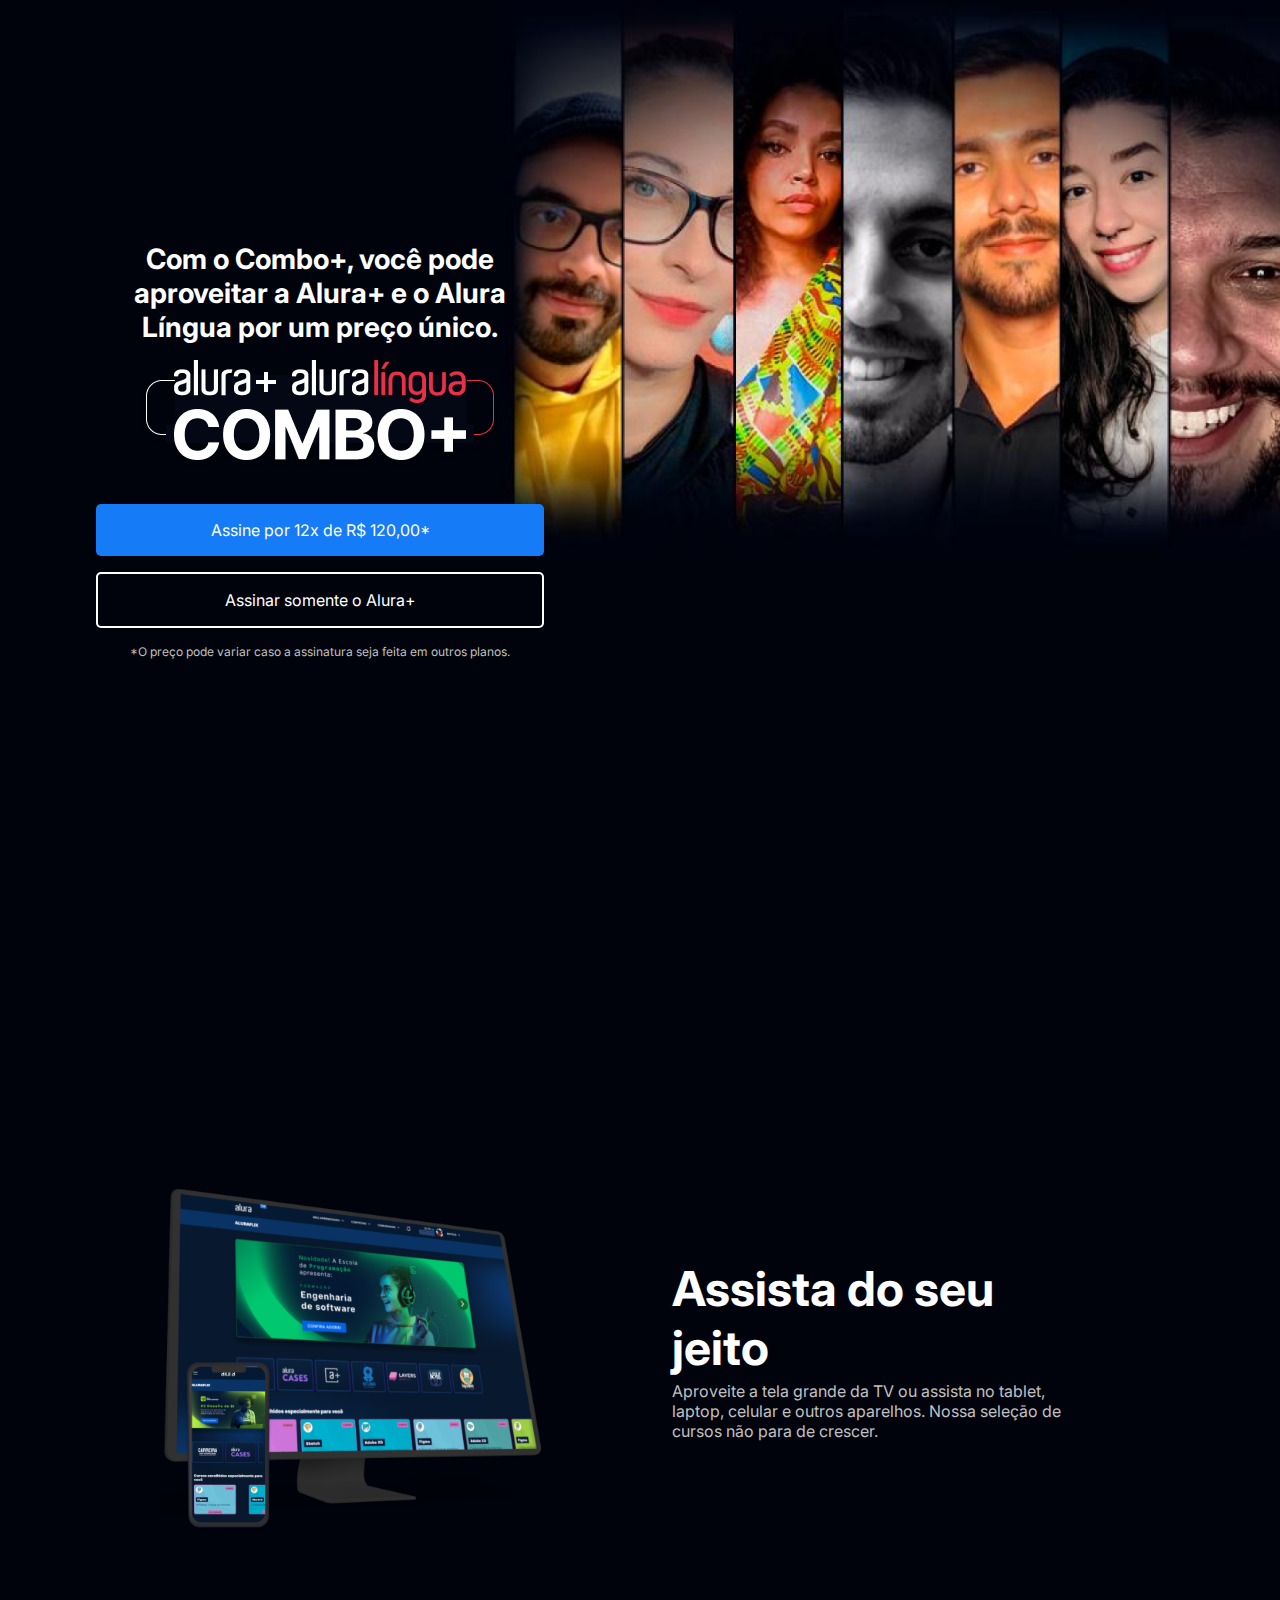
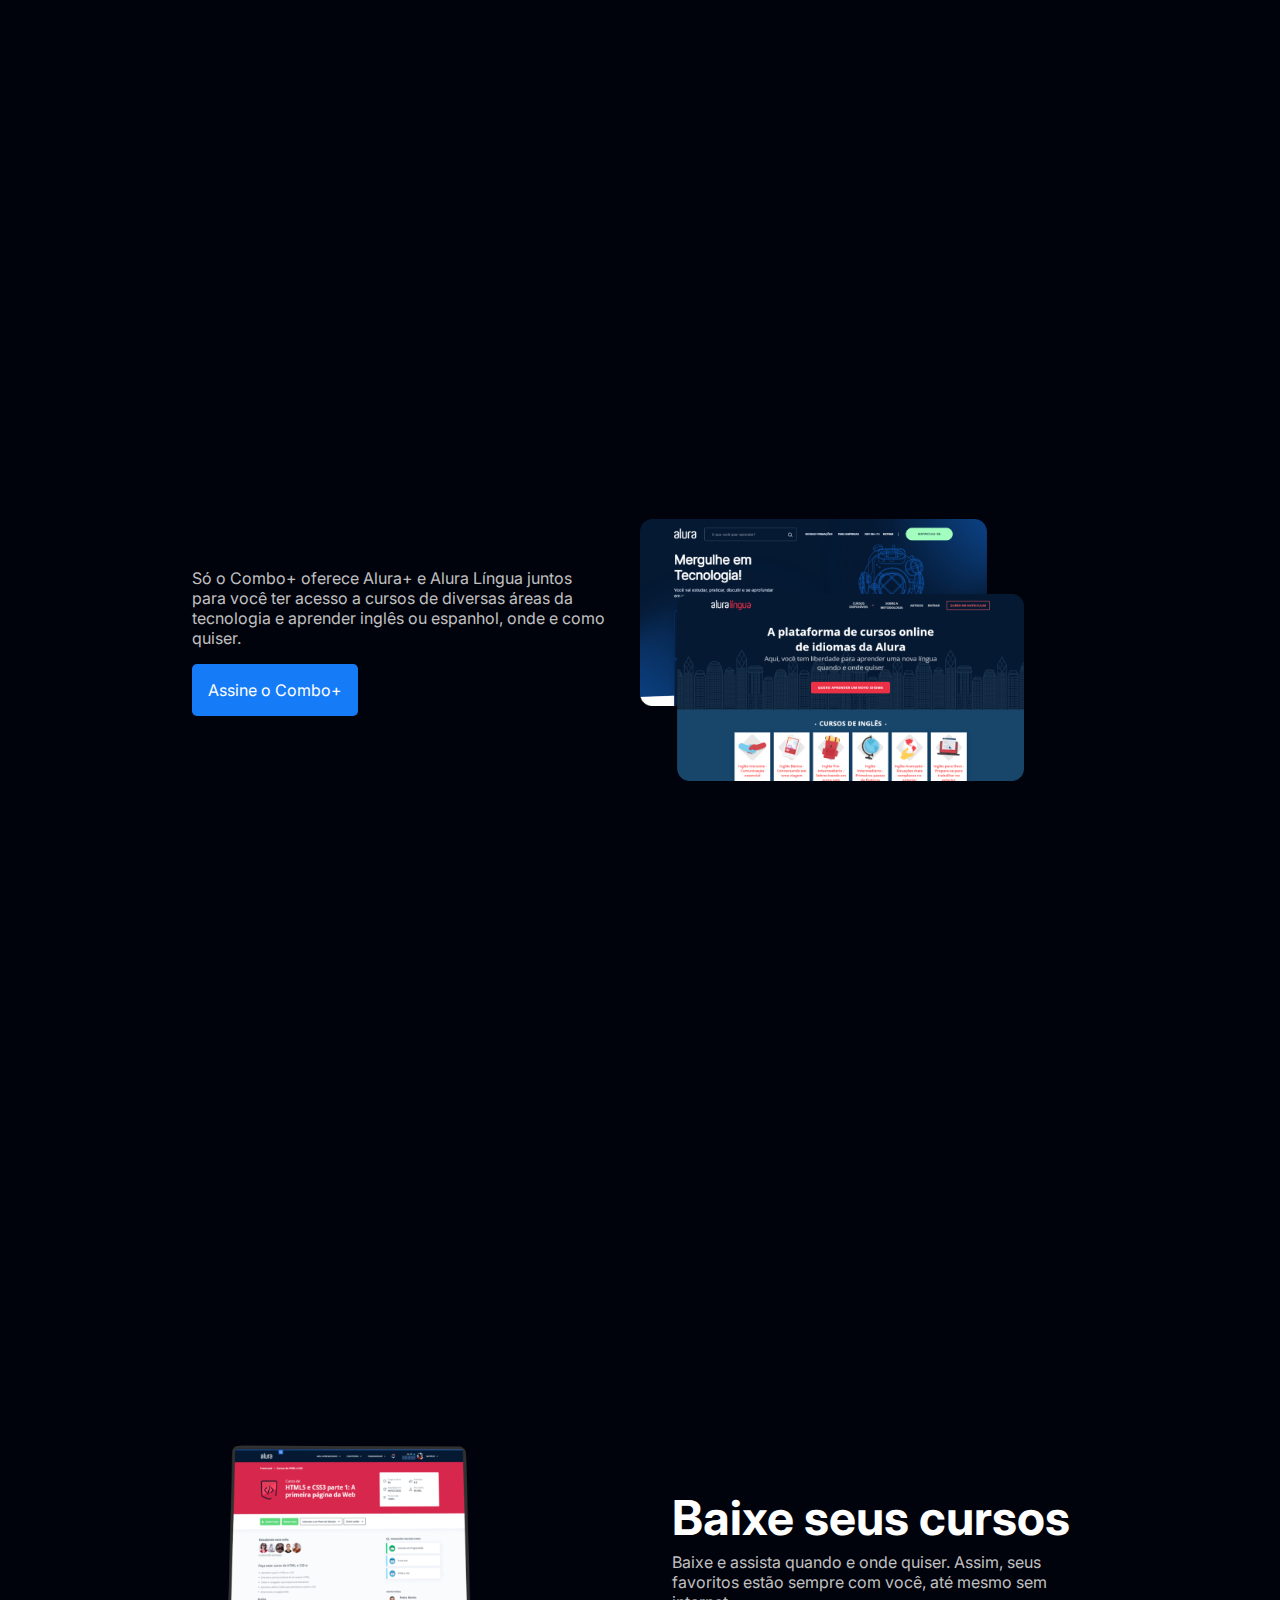
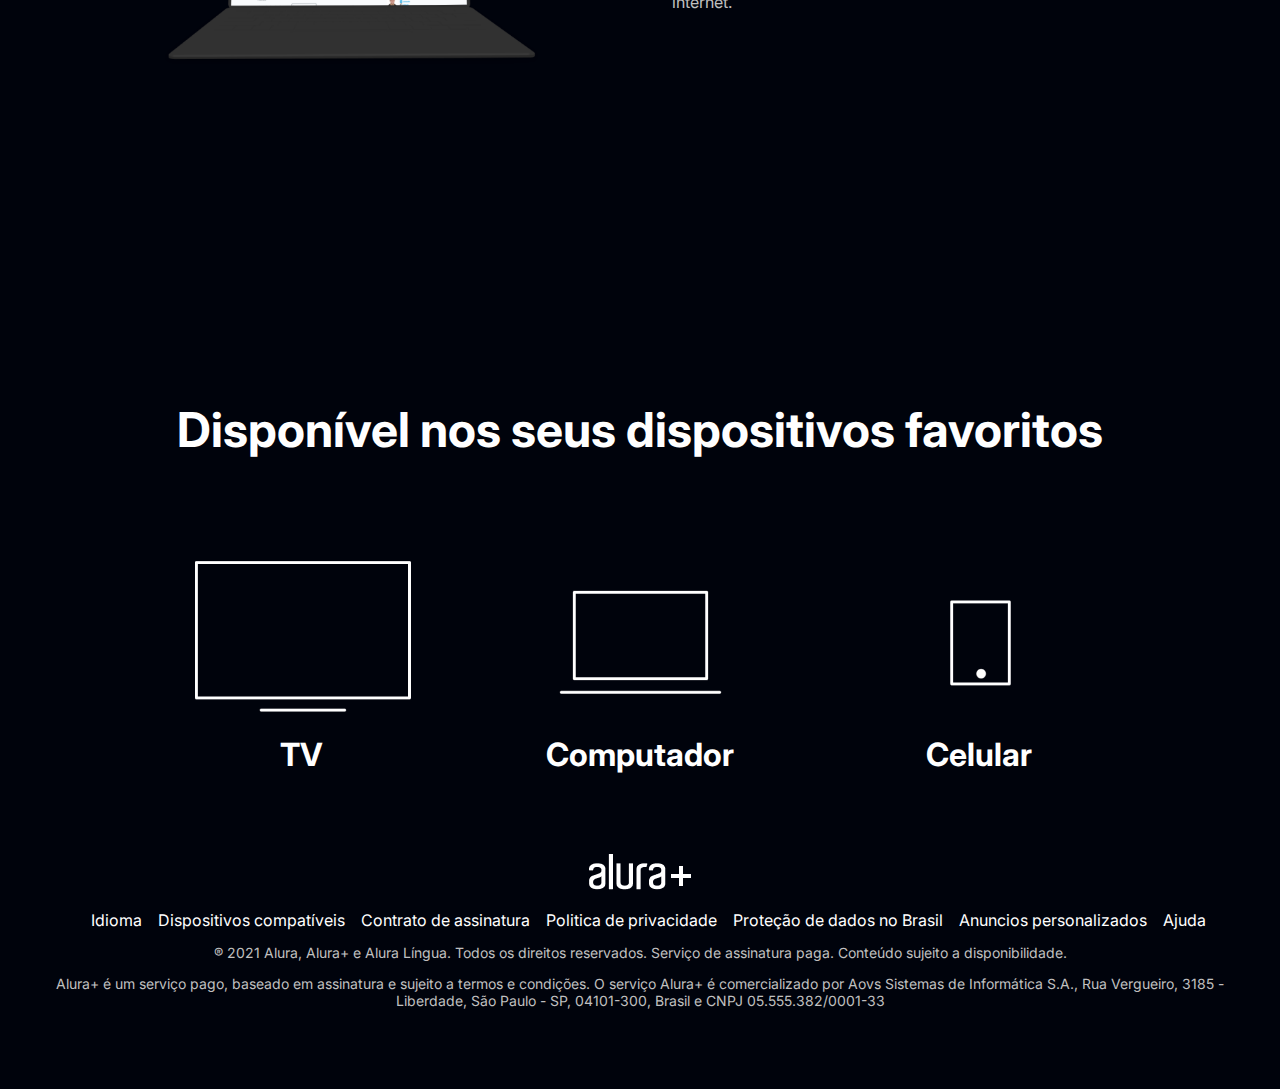
<file: HTML e CSS/Pratica HTML e CSS/Alura+/index.html>
<!DOCTYPE html>
<html>
<head>
    <title>Alura Plus</title>
    <meta charset="UTF-8">
    <meta name="viewport" content="width=device-width, initial-scale=1">
    <link rel="stylesheet" href="styles.css">
    <link rel="preconnect" href="https://fonts.googleapis.com">
    <link rel="preconnect" href="https://fonts.gstatic.com" crossorigin>
    <link href="https://fonts.googleapis.com/css2?family=Inter:wght@400;700&display=swap" rel="stylesheet">
</head>
<body>
    <section class="principal container">
        <div class="container__caixa">
            <h1 class="container__titulo">Com o Combo+, você pode aproveitar a Alura+ e o Alura Língua por um preço único.</h1>
            <img src="img/Combo.png" alt="O combo+ é a junção do alura+ e o alura língua" class="container__imagem">
            <a href="www.alura.com.br" class="container__botao">Assine por 12x de R$ 120,00*</a>
            <a href="www.alura.com.br" class="container__botao botao_secundario">Assinar somente o Alura+</a>
            <p class="container__aviso">*O preço pode variar caso a assinatura seja feita em outros planos.</p>
        </div>
    </section>
    <section class="container secundario">
        <img src="img/Plataformas.png" alt="Um monitor e um celular com a alura plus aberta" class="secundario__imagem">
        <div class="container__descricao">
            <h2 class="descricao__titulo">Assista do seu jeito</h2>
            <p class="descricao__texto">Aproveite a tela grande da TV ou assista no tablet, laptop, celular e outros
                aparelhos. Nossa seleção de cursos não para de crescer.</p>
        </div>
    </section>
    <section class="container secundario">
        <div class="container__descricao">
            <p class="descricao__texto">
                Só o Combo+ oferece Alura+ e Alura Língua juntos para você ter acesso a cursos de diversas áreas da
                tecnologia e aprender inglês ou espanhol, onde e como quiser.
            </p>
            <a href="www.alura.com.br" class="container__botao secundario__botao" container>Assine o Combo+</a>
        </div>
        <img src="img/Telas.png" alt="Tela do alura+ e alura língua" class="secundario__imagem">
    </section>
    <section class="container secundario">
        <img src="img/Notebook.png" alt="Notebook com a página do curso HTML5 e CSS3 da Alura aberta"
            class="secundario__imagem">
        <div class="container__descricao">
            <h2 class="descricao__titulo">Baixe seus cursos</h2>
            <p class="descricao__texto">Baixe e assista quando e onde quiser. Assim, seus favoritos estão sempre com
                você, até mesmo sem internet.</p>
        </div>
    </section>
    <section class="dispositivos">
        <h2 class="dispositivos__titulo">Disponível nos seus dispositivos favoritos</h2>
        <ul class="dispositivos__lista">
            <li>
                <img src="img/tv.png" alt="Ícone de televisão">
                <h3 class="lista__item">TV</h3>
            </li>
            <li>
                <img src="img/computador.png" alt="Ícone de computador">
                <h3 class="lista__item">Computador</h3>
            </li>
            <li>
                <img src="img/celular.png" alt="Ícone de celular">
                <h3 class="lista__item">Celular</h3>
            </li>
        </ul>
    </section>
    <footer class="rodape">
        <img src="img/Logo.png" alt="Alura+" class="rodape__logo">
        <ul class="rodape__lista">
            <li class="lista__link">
                <a href="#">Idioma</a>
            </li>
            <li class="lista__link">
                <a href="#">Dispositivos compatíveis</a>
            </li>
            <li class="lista__link">
                <a href="#">Contrato de assinatura</a>
            </li>
            <li class="lista__link">
                <a href="#">Politica de privacidade</a>
            </li>
            <li class="lista__link">
                <a href="#">Proteção de dados no Brasil</a>
            </li>
            <li class="lista__link">
                <a href="#">Anuncios personalizados</a>
            </li>
            <li class="lista__link">
                <a href="#">Ajuda</a>
            </li>
        </ul>
        <p class="rodape__texto">® 2021 Alura, Alura+ e Alura Língua. Todos os direitos reservados. Serviço de
            assinatura paga. Conteúdo sujeito a disponibilidade.</p>
        <p class="rodape__texto">Alura+ é um serviço pago, baseado em assinatura e sujeito a termos e condições. O
            serviço Alura+ é comercializado por Aovs Sistemas de Informática S.A., Rua Vergueiro, 3185 - Liberdade, São
            Paulo - SP, 04101-300, Brasil e CNPJ 05.555.382/0001-33</p>
    </footer>
</body>
</html>
</file>
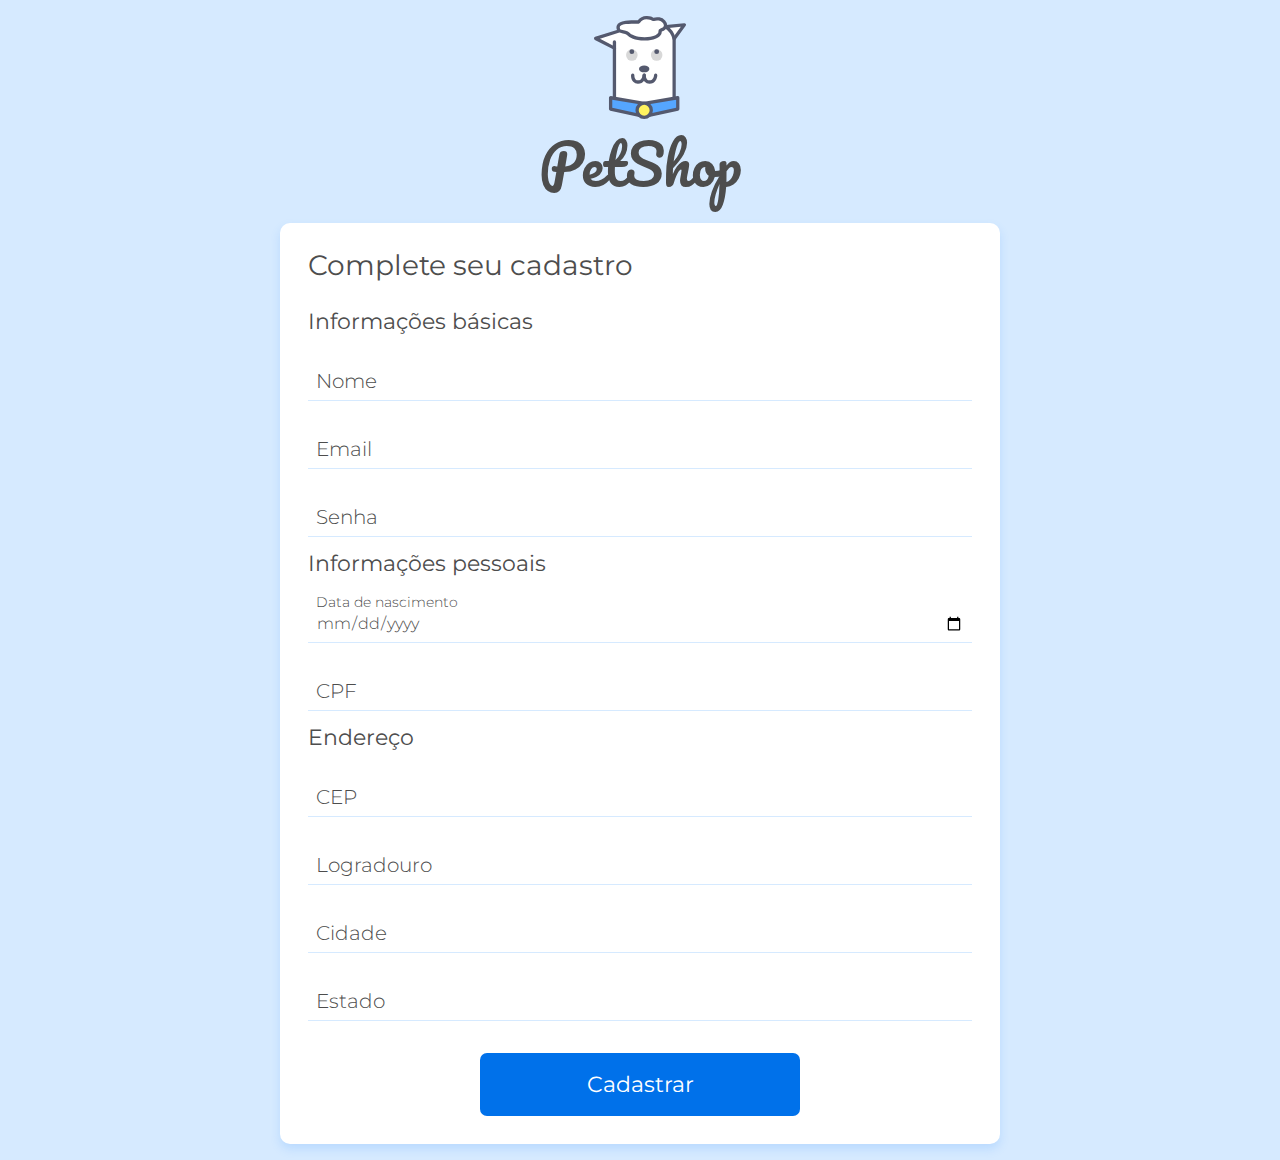
<file: JavaScript/FormularioDoguito/cadastro.html>
<!DOCTYPE html>
<html lang="pt">
<head>
    <meta charset="UTF-8">
    <meta name="viewport" content="width=device-width, initial-scale=1.0">
    <title>Doguito Petshop | Criar conta</title>
    <link href="https://fonts.googleapis.com/css2?family=Montserrat:wght@300;400&display=swap" rel="stylesheet">
    <link href="https://fonts.googleapis.com/css2?family=Pacifico&display=swap" rel="stylesheet"> 
    <link rel="stylesheet" href="./assets/css/base/base.css">
    <link rel="stylesheet" href="./assets/css/cadastro.css">
    <link rel="stylesheet" href="./assets/css/componentes/cartao.css">
    <link rel="stylesheet" href="./assets/css/componentes/inputs.css">
    <link rel="stylesheet" href="./assets/css/componentes/botao.css">
</head>
<body>
    <main class="container flex flex--coluna flex--centro">
        <div class="cadastro-cabecalho">
            <img src="./assets/img/doguito.svg" alt="Logo Doguito" class="cadastro-cabecalho__logo">
            <h1 class="cadastro-cabecalho__titulo">PetShop</h1>
        </div>
        <section class="cartao">
            <h2 class="cartao__titulo">Complete seu cadastro</h2>
            <form action="./cadastro_concluido.html" class="formulario flex flex--coluna">
                <fieldset>
                    <legend class="formulario__legenda">Informações básicas</legend>
                    <div class="input-container">
                        <input name="nome" id="nome" class="input" type="text" placeholder="Nome" data-tipo="nome" required>
                        <label class="input-label" for="nome">Nome</label>
                        <span class="input-mensagem-erro">Este campo não está válido</span>
                    </div>
                    <div class="input-container">
                        <input name="email" id="email" class="input" type="email" placeholder="Email" data-tipo="email" required>
                        <label class="input-label" for="email">Email</label>
                        <span class="input-mensagem-erro">Este campo não está válido</span>
                    </div>
                    <div class="input-container">
                        <input name="senha" id="senha" class="input" type="password" placeholder="Senha" pattern="^(?=.*[0-9])(?=.*[a-z])(?=.*[A-Z])(?=.*[*.!@$%^&(){}[]:;<>,.?/~_+-=|\]).{8,32}$" title="A senha deve conter entre 8 a 32 caracteres, deve conter pelo menos uma letra maíuscula, uma letra minúscula, um número e um caracter especial" data-tipo="senha" required>
                        <label class="input-label" for="senha">Senha</label>
                        <span class="input-mensagem-erro">Este campo não está válido</span>
                    </div>
                </fieldset>
                <fieldset>
                    <legend class="formulario__legenda">Informações pessoais</legend>
                    <div class="input-container">
                        <input name="nascimento" id="nascimento" class="input" type="date" placeholder="Data de nascimento" data-tipo="dataNascimento" required>
                        <label class="input-label" for="nascimento">Data de nascimento</label>
                        <span class="input-mensagem-erro">Este campo não está válido</span>
                    </div>
                    <div class="input-container">
                        <input name="cpf" id="cpf" class="input" type="text" placeholder="CPF" data-tipo="cpf" required>
                        <label class="input-label" for="cpf">CPF</label>
                        <span class="input-mensagem-erro">Este campo não está válido</span>
                    </div>
                </fieldset>
                <fieldset>
                    <legend class="formulario__legenda">Endereço</legend>
                    <div class="input-container">
                        <input name="cep" id="cep" class="input" type="text" placeholder="CEP" pattern ="[\d]{5}-?[\d]{3}" data-tipo="cep" required>
                        <label class="input-label" for="cep">CEP</label>
                        <span class="input-mensagem-erro">Este campo não está válido</span>
                    </div>
                    <div class="input-container">
                        <input name="logradouro" id="logradouro" class="input" type="text" placeholder="Logradouro" data-tipo="logradouro" required>
                        <label class="input-label" for="logradouro">Logradouro</label>
                        <span class="input-mensagem-erro">Este campo não está válido</span>
                    </div>
                    <div class="input-container">
                        <input name="cidade" id="cidade" class="input" type="text" placeholder="Cidade" data-tipo="cidade" required>
                        <label class="input-label" for="cidade">Cidade</label>
                        <span class="input-mensagem-erro">Este campo não está válido</span>
                    </div>
                    <div class="input-container">
                        <input name="estado" id="estado" class="input" type="text" placeholder="Estado" data-tipo="cidade" required>
                        <label class="input-label" for="estado">Estado</label>
                        <span class="input-mensagem-erro">Este campo não está válido</span>
                    </div>
                </fieldset>
                <button class="botao">Cadastrar</a>
            </form>
        </section>
    </main>
    <script src="./js/app.js" type="module"></script>
</body>
</html>
</file>
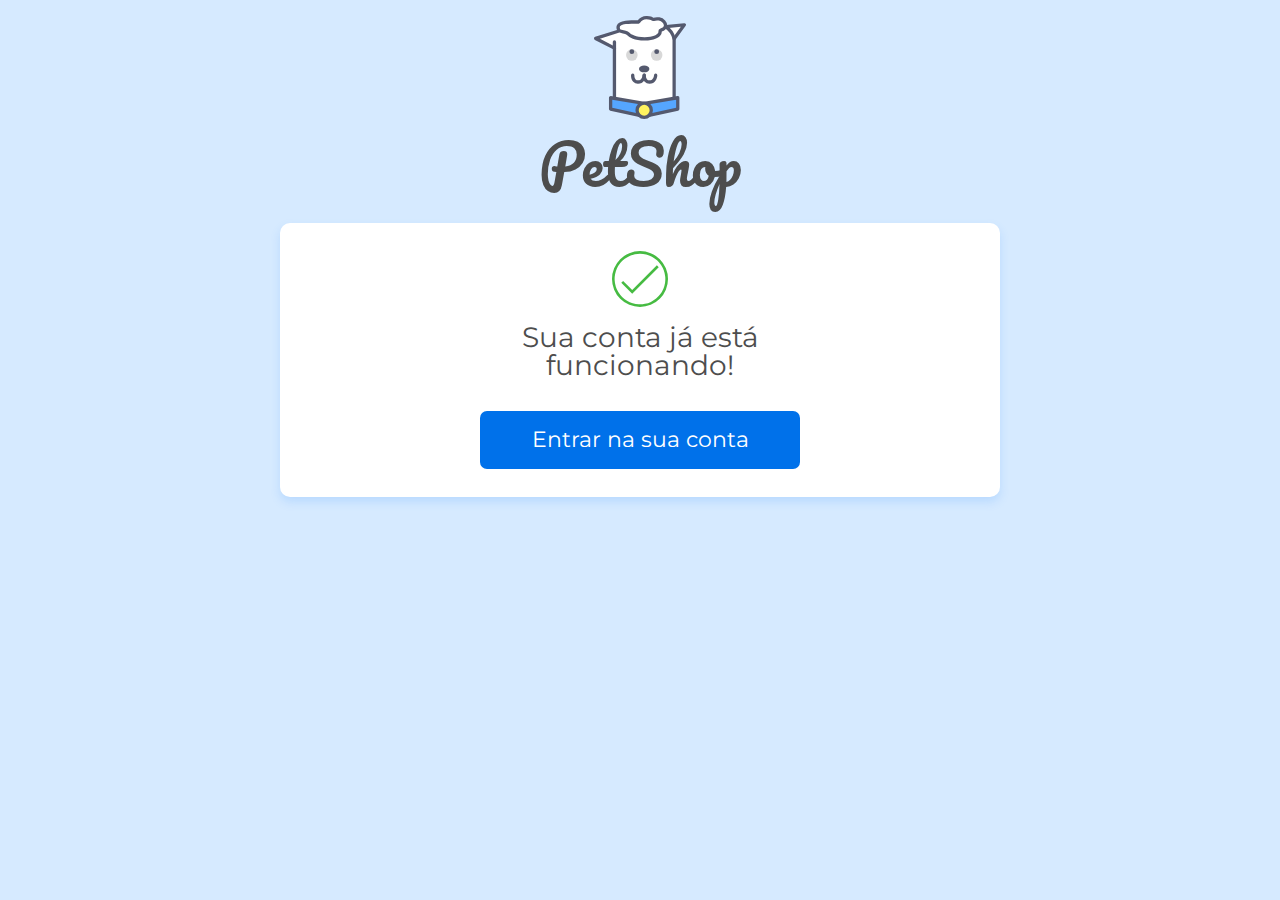
<file: JavaScript/FormularioDoguito/cadastro_concluido.html>
<!DOCTYPE html>
<html lang="pt">
<head>
    <meta charset="UTF-8">
    <meta name="viewport" content="width=device-width, initial-scale=1.0">
    <title>Doguito Petshop | Cadastro concluído</title>
    <link href="https://fonts.googleapis.com/css2?family=Montserrat:wght@300;400&display=swap" rel="stylesheet">
    <link href="https://fonts.googleapis.com/css2?family=Pacifico&display=swap" rel="stylesheet"> 
    <link rel="stylesheet" href="./assets/css/base/base.css">
    <link rel="stylesheet" href="./assets/css/cadastro_concluido.css">
    <link rel="stylesheet" href="./assets/css/componentes/cartao.css">
    <link rel="stylesheet" href="./assets/css/componentes/inputs.css">
    <link rel="stylesheet" href="./assets/css/componentes/botao.css">
</head>
<body>
    <main class="container flex flex--coluna flex--centro">
        <div class="cadastro-cabecalho">
            <img src="./assets/img/doguito.svg" alt="Logo Doguito" class="cadastro-cabecalho__logo">
            <h1 class="cadastro-cabecalho__titulo">PetShop</h1>
        </div>
        <section class="cadastro-cartao cartao">
            <span class="cadastro-cartao__icone-concluido"></span>
            <h1 class="cadastro-cartao__titulo cartao__titulo">Sua conta já está funcionando!</h1>
            <a href="#" class="botao">Entrar na sua conta</a>
        </section>
    </main>
</body>
</html>
</file>
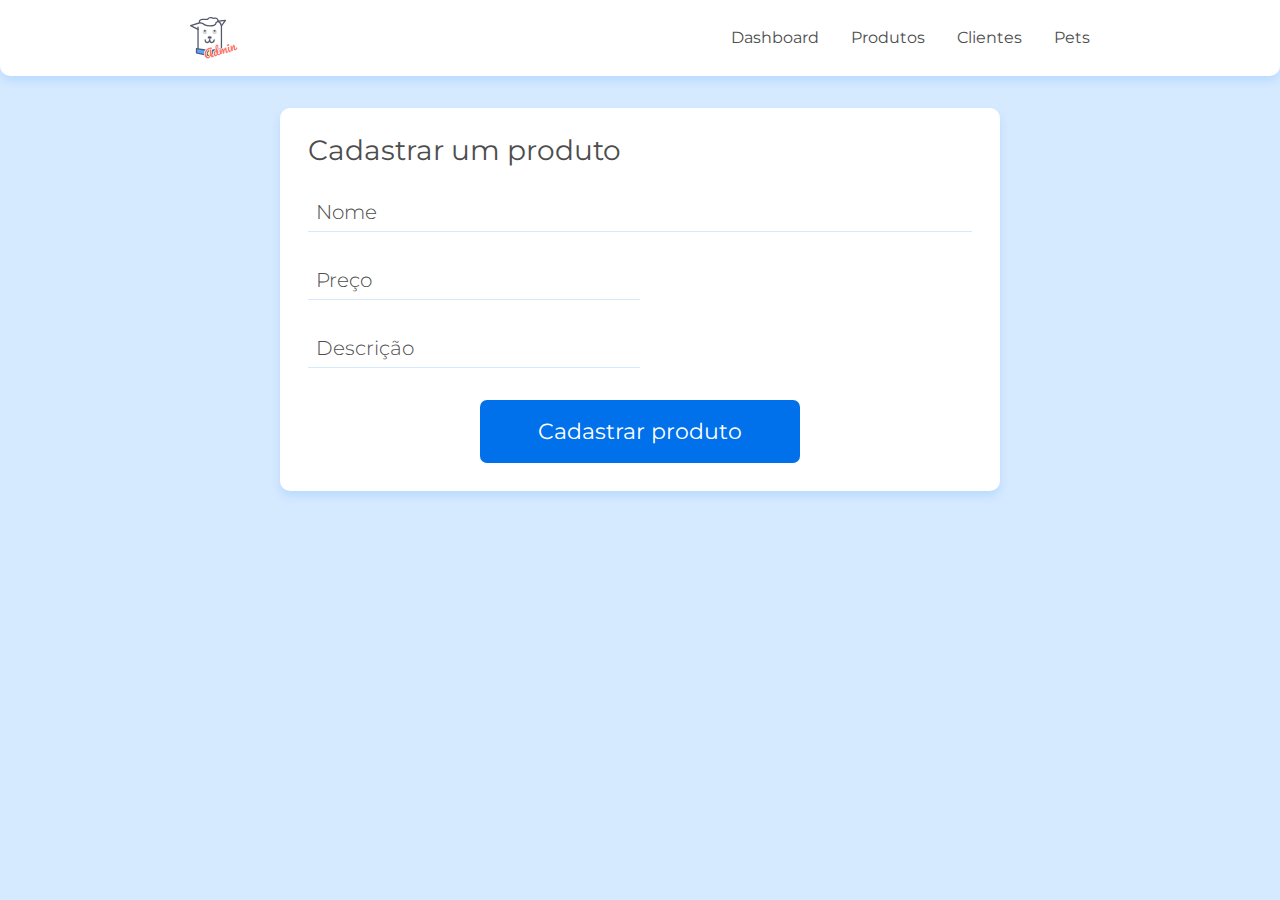
<file: JavaScript/FormularioDoguito/cadastro_produto.html>
<!DOCTYPE html>
<html lang="pt">
<head>
    <meta charset="UTF-8">
    <meta name="viewport" content="width=device-width, initial-scale=1.0">
    <title>Doguito Petshop | Cadastro de produto</title>
    <link href="https://fonts.googleapis.com/css2?family=Montserrat:wght@300;400&display=swap" rel="stylesheet">
    <link href="https://fonts.googleapis.com/css2?family=Pacifico&display=swap" rel="stylesheet"> 
    <link rel="stylesheet" href="./assets/css/base/base.css">
    <link rel="stylesheet" href="./assets/css/componentes/cabecalho.css">
    <link rel="stylesheet" href="./assets/css/componentes/cartao.css">
    <link rel="stylesheet" href="./assets/css/cadastra_cliente.css">
    <link rel="stylesheet" href="./assets/css/componentes/inputs.css">
    <link rel="stylesheet" href="./assets/css/componentes/botao.css">
    <link rel="stylesheet" href="./assets/css/cadastro_produto.css">
</head>
<body>
    <header class="cabecalho container">
        <img src="./assets/img/doguitoadm.svg" alt="Logo Doguito" class="cabecalho__logo">
        <nav>
            <ul class="cabecalho__lista-navegacao">
                <li class="cabecalho__link"><a href="#">Dashboard</a></li>
                <li class="cabecalho__link"><a href="#">Produtos</a></li>
                <li class="cabecalho__link"><a href="lista_cliente.html">Clientes </a></li>
                <li class="cabecalho__link"><a href="#">Pets</a></li>
            </ul>
        </nav>
    </header>
    <main class="container flex flex--centro flex--coluna">
        <section class="cartao cadastro">
            <h1 class="cartao__titulo">Cadastrar um produto</h1>
            <form action="./cadastro_produto_concluido.html" class="flex flex--coluna">
                <div class="input-container">
                    <input name="nome" id="nome" class="input" type="text" placeholder="Nome">
                    <label class="input-label" for="nome">Nome</label>
                    <span class="input-mensagem-erro">Este campo não está válido</span>
                </div>
                <div class="input-container cadastro__preco-container">
                    <input name="preco" id="preco" class="input" type="text" placeholder="Preço">
                    <label class="input-label" for="preco">Preço</label>
                    <span class="input-mensagem-erro">Este campo não está válido</span>
                </div>
                <div class="input-container cadastro__descricao-container">
                    <input class="input" name="descricao" id="descricao" placeholder="Descrição">
                    <label class="input-label" for="descricao">Descrição</label>
                    <span class="input-mensagem-erro">Este campo não está válido</span>
                </div>
                <button class="botao">Cadastrar produto</button>
            </form>
        </section>
    </main>
</body>
</html>
</file>
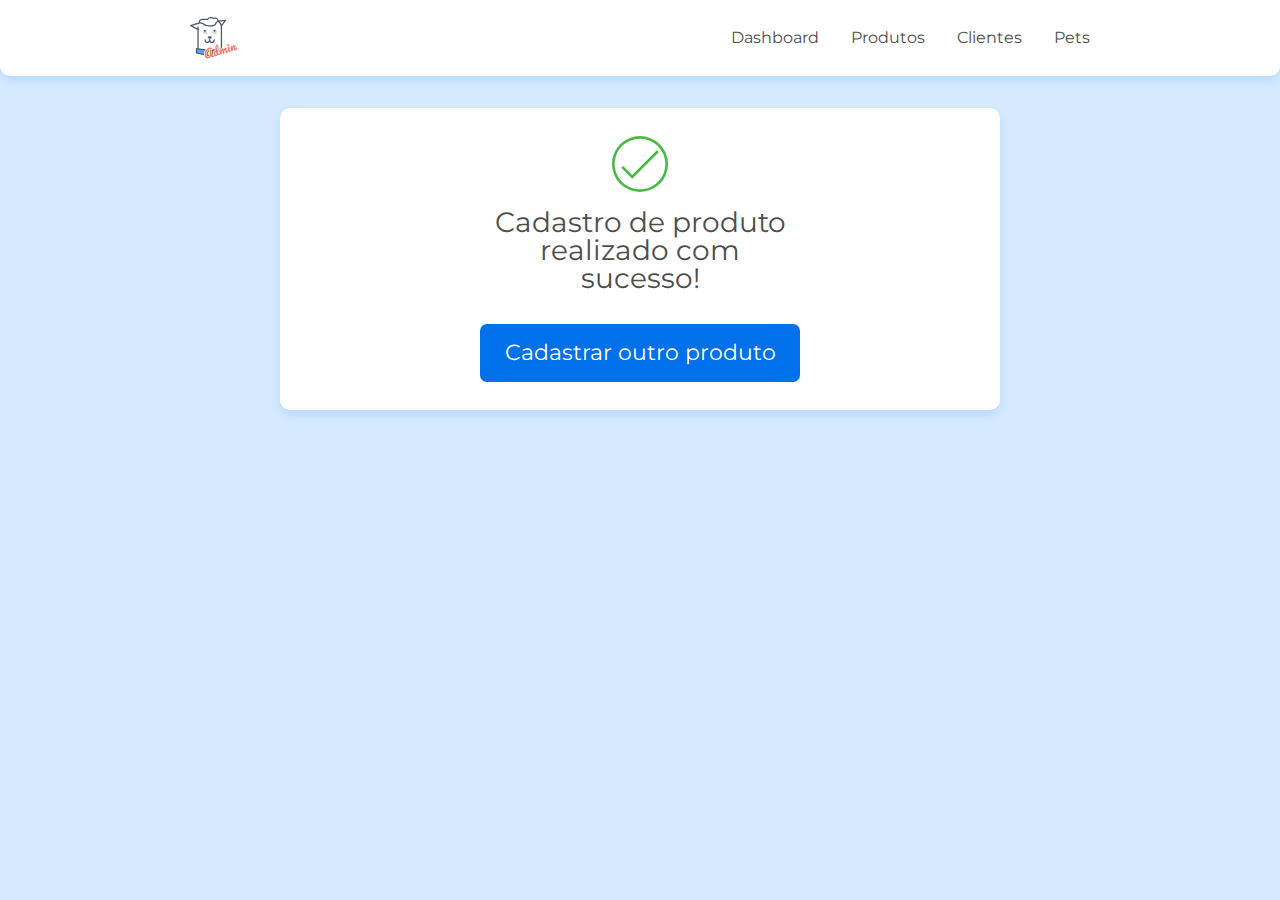
<file: JavaScript/FormularioDoguito/cadastro_produto_concluido.html>
<!DOCTYPE html>
<html lang="pt">
<head>
    <meta charset="UTF-8">
    <meta name="viewport" content="width=device-width, initial-scale=1.0">
    <title>Doguito Petshop | Cadastro concluído</title>
    <link href="https://fonts.googleapis.com/css2?family=Montserrat:wght@300;400&display=swap" rel="stylesheet">
    <link href="https://fonts.googleapis.com/css2?family=Pacifico&display=swap" rel="stylesheet"> 
    <link rel="stylesheet" href="./assets/css/base/base.css">
    <link rel="stylesheet" href="./assets/css/componentes/cabecalho.css">
    <link rel="stylesheet" href="./assets/css/cadastro_concluido.css">
    <link rel="stylesheet" href="./assets/css/componentes/cartao.css">
    <link rel="stylesheet" href="./assets/css/componentes/inputs.css">
    <link rel="stylesheet" href="./assets/css/componentes/botao.css">
</head>
<body>
    <header class="cabecalho container">
        <img src="./assets/img/doguitoadm.svg" alt="Logotipo Doguito" class="cabecalho__logo">
        <nav>
            <ul class="cabecalho__lista-navegacao">
                <li class="cabecalho__link"><a href="#">Dashboard</a></li>
                <li class="cabecalho__link"><a href="#">Produtos</a></li>
                <li class="cabecalho__link"><a href="#">Clientes</a></li>
                <li class="cabecalho__link"><a href="#">Pets</a></li>
            </ul>
        </nav>
    </header>
    <main class="container flex flex--coluna flex--centro">
        <section class="cadastro-cartao cartao">
            <span class="cadastro-cartao__icone-concluido"></span>
            <h1 class="cadastro-cartao__titulo cartao__titulo">Cadastro de produto realizado com sucesso!</h1>
            <a href="./cadastro_produto.html" class="botao">Cadastrar outro produto</a>
        </section>
    </main>
</body>
</html>
</file>
<file: JavaScript/AluraMidi/css/estilos.css>
:root {
  --cinza: #aaa;
  --vermelha: #FF9FAE;
  --vermelha-escura: #FF9FAE;
  --branca: #fff;
  --luz: #FF9FAE;
}

body {
  align-items: center;
  background: linear-gradient(90deg, rgba(255,170,255,1) 18%, rgba(255,159,174,1) 75%);
  display: flex;
  justify-content: center;
  flex-direction: column;
  font-family: 'Montserrat', sans-serif;
  min-height: 100vh;
}

h1 {
  color: #000019;
  margin-bottom: 20px;
  font-size: 2rem;
}

.teclado {
  background: linear-gradient(to bottom, #eeeeee 0%,#cccccc 100%);
  box-shadow: 6px 8px 0 6px rgb(174, 153, 175), 10px 10px 10px #000;
  border-radius: 30px;
  display: grid;
  gap: 10px;
  grid-template-columns: repeat(3, 1fr);
  padding: 10px;
}

.tecla {
  background-color: var(--branca);
  border-radius: 30px;
  box-shadow: 3px 3px 0 var(--cinza);
  color: #000019;
  cursor: pointer;
  height: 120px;
  font-size: 1.75em;
  font-weight: bold;
  line-height: 120px;
  text-align: center;
  width: 120px;
}

.tecla.ativa,
.tecla:active {
  background-color: var(--vermelha);
  border: 4px solid  var(--vermelha);
  box-shadow: 3px 3px 0 var(--vermelha-escura) inset;
  color: var(--branca);
  outline: none;
}

.tecla.focus,
.tecla:focus {
  outline: none;
  box-shadow: 1px 1px 10px var(--luz);
}

.tecla.active:focus,
.tecla:active:focus {
  box-shadow: 3px 3px 0 var(--vermelha-escura) inset, 1px 1px 10px var(--luz);
}
</file>
<file: HTML e CSS/Arquitetura CSS/frutaFruto/assets/css/cabecalho.css>
.cabecalho {
    align-items: center;
    background: #f9f9f9;
    display: flex;
    justify-content: space-evenly;
    padding-left: 2rem;
    padding-right: 2rem;
}
</file>
<file: HTML e CSS/Arquitetura CSS/frutaFruto/assets/css/menu/menu-lista.css>
.menu__lista {
    display: flex;
}
</file>
<file: HTML e CSS/Arquitetura CSS/frutaFruto/assets/css/menu/menu-item.css>
.menu__item {
    list-style: none;
    inline-size: max-content;
}

.menu__item:last-child a {
    margin-right: 0;
}
</file>
<file: HTML e CSS/Arquitetura CSS/frutaFruto/assets/css/menu/menu-link.css>
.menu__link {
    color: #808080;
    margin-right: 1.25rem;
    text-decoration: none;
    text-transform: lowercase;
}

.menu__link.ativo {
    color: #333333;
    font-weight: bold
}

.menu__link:hover {
    text-decoration: underline;
}
</file>
<file: HTML e CSS/Arquitetura CSS/frutaFruto/assets/css/banner/banner.css>
.banner {
    position: relative;
}
</file>
<file: HTML e CSS/Arquitetura CSS/frutaFruto/assets/css/banner/banner-imagem.css>
.banner__imagem {
    background: url('../../img/banner.jpg') no-repeat center / cover;
    width: 100%;
}

@media screen and (min-width: 0) {
    .banner__imagem {
        height: calc(100vh - 51px);
    }
}

@media screen and (min-width: 768) {
    .banner__imagem {
        height: calc(100vh - 72px);
    }
}
</file>
<file: HTML e CSS/Arquitetura CSS/frutaFruto/assets/css/banner/banner-titulo.css>
.banner__titulo {
    color: #fdfdfd;
    font-family: Pacifico, cursive;
    left: 50%;
    position: absolute;
    text-shadow: 0 4px 4px rgba(0, 0, 0, 0.75);
    top: 50%;
    text-align: center;
    transform: translate(-50%, -50%);
    width: 100%;
}

@media screen and (min-width: 768px) {
    .banner__titulo {
        font-size: 3rem;
    }
}

@media screen and (min-width: 768px) {
    .banner__titulo {
        font-size: 5.0625em;
    }
}
</file>
<file: HTML e CSS/Arquitetura CSS/frutaFruto/assets/css/sobre/sobre.css>
.sobre {
    text-align: center;
}

@media screen and (min-width: 0) {
    .sobre {
        padding: 2.5rem 1rem;
    }
}

@media screen and (min-width: 768) {
    .sobre {
        padding: 2.5rem;
    }
}
</file>
<file: HTML e CSS/Arquitetura CSS/frutaFruto/assets/css/sobre/sobre-titulo.css>
.sobre__titulo {
    color: #8d0606;
    font-family: Pacifico, cursive;
}

@media screen and (min-width: 0px) {
    .sobre__titulo {
        font-size: 2rem;
    }
}

@media screen and (min-width: 768px) {
    .sobre__titulo {
        font-size: 3.1878rem;
    }
}
</file>
<file: HTML e CSS/Arquitetura CSS/frutaFruto/assets/css/sobre/sobre-descricao.css>
.sobre__descricao {
    color: #595959;
    font-weight: 100;    
}

@media screen and (min-width: 0px) {
    .sobre__descricao {
        font-size: 1.3rem;
    }
}

@media screen and (min-width: 768px) {
    .sobre__descricao {
        font-size: 1.75rem;
    }
}
</file>
<file: HTML e CSS/Arquitetura CSS/frutaFruto/assets/css/receita/receita.css>
.receita {
    background: #fdfdfd;
    display: flex;
    flex-direction: column;
    margin-bottom: 5rem;
    margin-right: 5rem;
    width: calc(25% - 5rem);
}

@media screen and (min-width: 0) {
    .receita {
        margin-right: 1rem;
        width: 100%;
    }
}

@media screen and (min-width: 768px) {
    .receita {
        margin-right: 2.5rem;
        width: calc(33.33% - 2.5rem);
    }
}

@media screen and (min-width: 992px) {
    .receita {
        margin-right: 5rem;
        width: calc(25% - 5rem);
    }
}
</file>
<file: HTML e CSS/Arquitetura CSS/frutaFruto/assets/css/receita/receita-botao.css>
.receita__botao {
    background: #8d0606;
    border: none;
    border-radius: 5px;
    color: #fdfdfd;
    padding: 1rem;
    transition: all .1s ease-in-out;
}

.receita__botao:hover {
    background: #620404;
    cursor: pointer;
}
</file>
<file: HTML e CSS/Arquitetura CSS/frutaFruto/assets/css/receita/receita-conteudo.css>
.receita__conteudo {
    padding: 1rem;
}
</file>
<file: HTML e CSS/Arquitetura CSS/frutaFruto/assets/css/receita/receita-descricao.css>
.receita__descricao {
    font-size: 1.1875rem;
    line-height: 1.5;
    text-align: justify;
}
</file>
<file: HTML e CSS/Arquitetura CSS/frutaFruto/assets/css/receita/receita-imagem.css>
.receita__imagem {
    height: 200px;
}
</file>
<file: HTML e CSS/Arquitetura CSS/frutaFruto/assets/css/receita/receita-titulo.css>
.receita__titulo {
    font-size: 1.4375rem;
}
</file>
<file: HTML e CSS/Arquitetura CSS/frutaFruto/assets/css/receitas.css>
.receitas {
    background: #e5e5e5;
    display: flex;
    flex-wrap: wrap;
    padding: 5rem 0 0 5rem;
    
}

@media screen and (min-width: 0) {
    .receitas {
        padding: 5rem 0 0 1rem;
    }
}

@media screen and (min-width: 768px) {
    .receitas {
        padding: 5rem 0 0 2.5rem;
    }
}

@media screen and (min-width: 992px) {
    .receitas {
        padding: 5rem 0 0 5rem;
    }
}
</file>
<file: HTML e CSS/Arquitetura CSS/frutaFruto/assets/css/quemSomos/quemSomos.css>
.quem-somos {
    text-align: center;
    padding: 5rem;
}
</file>
<file: HTML e CSS/Arquitetura CSS/frutaFruto/assets/css/quemSomos/quemSomos-descricao.css>
.quem-somos__descricao {
    color: #595959;
    font-weight: 100;
    font-size: 1.75rem;
}
</file>
<file: HTML e CSS/Arquitetura CSS/frutaFruto/assets/css/quemSomos/quemSomos-titulo.css>
.quem-somos__titulo {
    color: #8d0606;
    font-family: Pacifico, cursive;
    font-size: 3.1875rem;
    margin-bottom: 1rem;
}
</file>
<file: HTML e CSS/Arquitetura CSS/frutaFruto/assets/css/pessoas.css>
.pessoas {
    display: flex;
    justify-content: space-around;
    padding-top: 3rem;
}

@media screen and (min-width: 0) {
    .pessoas {
        flex-direction: column;
    }
}

@media screen and (min-width: 768px) {
    .pessoas {
        flex-direction: row;
    }
}
</file>
<file: HTML e CSS/Arquitetura CSS/frutaFruto/assets/css/pessoas/pessoa.css>
.pessoa {
    display: flex;
    flex-direction: column;
}

@media screen and (min-width: 0) {
    .pessoa {
        margin-bottom: 2rem;
    }
}

@media screen and (min-width: 768) {
    .pessoa {
        margin-bottom: 0rem;
    }
}
</file>
<file: HTML e CSS/Arquitetura CSS/frutaFruto/assets/css/pessoas/pessoa-nome.css>
.pessoa__nome {
    color: #8d0606;
    font-family: Pacifico, cursive;
    font-size: 2rem;
    margin: 1rem 0;
}
</file>
<file: HTML e CSS/Arquitetura CSS/frutaFruto/assets/css/pessoas/pessoa-imagem.css>
.pessoa__imagem {
    background-repeat: no-repeat;
    background-size: cover;
    background-position: center;
    border-radius: 100%;
    height: 300px;
    margin: 0 auto;
    width: 300px;
}

.pessoa__imagem--roberta {
    background-image: url('../../img/pessoas/roberta.jpg');
}

.pessoa__imagem--marcela {
    background-image: url('../../img/pessoas/marcela.jpg');
}

.pessoa__imagem--andreia {
    background-image: url('../../img/pessoas/andreia.jpg');
}
</file>
<file: HTML e CSS/Arquitetura CSS/frutaFruto/assets/css/pessoas/pessoa-funcao.css>
.pessoa__funcao {
    color: #595959;
    font-size: 1.25rem;
    text-transform: lowercase;
}
</file>
<file: HTML e CSS/Arquitetura CSS/frutaFruto/assets/css/rodape.css>
.rodape {
    background: #bfbfbf;
    color: #8d0606;
    text-align: right;
    padding: 1.5625rem 5rem;
    text-transform: lowercase;
}

@media screen and (min-widht: 0) {
    .cabecalho{
        justify-content: center;
        padding: 0 1rem;
    }
}

@media screen and (min-width: 768px) {
    .cabecalho{
        justify-content: space-between;
        padding: 0 5rem;
    }
}
</file>
<file: HTML e CSS/Arquitetura CSS/frutaFruto/assets/css/logo.css>
@media screen and (min-width: 0) {
    .logo {
        display: none
    }
}

@media screen and (min-width: 768px) {
    .logo {
        display: block
    }
}
</file>
<file: HTML e CSS/Flexbox/Alurinha/css/style.css>
body {
	background-color: #F2F5F7;
	font-family: 'Open Sans',Arial,sans-serif;
}

.container {
	width: 94%;
	margin: 0 auto;
}

.cabecalhoPrincipal {
	background-color: #FFF;
	padding: 20px 0;
}

.cabecalhoPrincipal-titulo {
	font-weight: bold;
	font-size: 2em;
	margin-bottom: 20px;
}

.cabecalhoPrincipal-titulo a {
	text-decoration: none;
	color: inherit;
}

.cabecalhoPrincipal-nav-link {
	padding: 10px;
	margin-bottom: 10px;
	color: #9799A6;
	background-color: #FFF;
	text-decoration: none;
	transition: .5s;
	display: block;

	border-bottom: 1px solid #9799A6;
}

.conteudoPrincipal {
	margin-top: 20px;
	margin-bottom: 20px;
}

.subtitulo {
	font-weight: bold;
	font-size: 32px;
	margin-bottom: 10px;
	text-align: center;
}

.conteudoPrincipal-cursos-link {
	height: 100px;
	background-color: #FFF;
	text-align: center;
	margin: 1%;
	transition: .3s;
	box-shadow: 2px 2px 2px #CCC;
	position: relative;
}

.conteudoPrincipal-cursos-link a {
	text-decoration: none;
	color: #000;
	font-weight: bold;
	display: block;
	width: 100%;
	height: 100%;
	position: absolute;
	top: 0;
	left: 0;
}

.conteudoPrincipal-cursos-link:hover {
	box-shadow: 4px 4px 4px #CCC;
}

.conteudoPrincipal-cursos-link a:before {
	content: '';
	display: block;
	width: 50px;
	height: 50px;
	margin: 10px auto;
}

.conteudoPrincipal-cursos-link:nth-child(even) a:before {
	background: url(../img/background1.svg) no-repeat;	
}

.conteudoPrincipal-cursos-link:nth-child(odd) a:before {
	background: url(../img/background2.svg) no-repeat;
}


.rodapePrincipal {
	background-color: #324C64;
	padding-top: 20px;
}

.rodapePrincipal .subtitulo {
	color: #FFF;
}

.rodapePrincipal-navMap-link {
	text-decoration: none;
	color: #FFF;
	margin-top: 10px;
}

.rodapePrincipal-navMap-link {
	font-size: .9em;
}

.rodapePrincipal-navMap-link:hover {
	text-decoration: underline;
}

.navmap-list-title {
	font-weight: 700;
	font-size: 1.3em;
	margin: .9em 0;
	padding-left: .3em;
	padding-top: .2em;
	padding-bottom: .2em;
}

.navmap-list-title + .rodapePrincipal-navMap-link {
	margin-top: 0;
}

.navmap-list-title-bancoDeDados { color: #EC6E5A; border-left: 4px solid #EC6E5A; }
.navmap-list-title-framework { color: #AD85BF; border-left: 4px solid #AD85BF; }
.navmap-list-title-frontend { color: #5EC6F3; border-left: 4px solid #5EC6F3; }
.navmap-list-title-backend { color: #25D285; border-left: 4px solid #25D285; }

.rodapePrincipal-patrocinadores {
	margin-top: 30px;
	background: #F2F5F7;
	padding: 20px 0;
}

.rodapePrincipal-contatoForm {
	margin-top: 20px;
	text-align: center;
}

.rodapePrincipal-contatoForm label[for=email-contato] {
	font-weight: bold;
	font-size: 14px;
	color: #000;
	margin-bottom: 5px;
	display: block;
}

.rodapePrincipal-contatoForm-emailInput {
	border-top-left-radius: 5px;
	border-bottom-left-radius: 5px;
	padding: 10px;
}

.rodapePrincipal-contatoForm-submit {
	border-top-right-radius: 5px;
	border-bottom-right-radius: 5px;
	background-color: #4DBA7A;
	color: #FFF;
	cursor: pointer;
	
}

.rodapePrincipal-contatoForm-submit,
.rodapePrincipal-contatoForm-emailInput {
	outline: 0;
	border: 1px solid #4DBA7A;
	box-sizing: border-box;
	font-size: 16px;
}

.videoSobre {
	background-color: #5E9EDC;
	padding: 25px 0;

}

.videoSobre-video {
	max-width: 100%;
}

.videoSobre .container {
	color: #FFF;
}

.videoSobre-sobre-title {
	font-size: 1.2em;
	font-weight: bolder;
}

.videoSobre-sobre {
	font-size: 1.3em;
	line-height: 2;
}

.videoSobre-button {
	border-radius: 8px;
	background-color: #ec6e5a;
	display: block;
	color: #FFF;
	border: none;
	height: 50px;
	font-size: .8em;
	outline: none;
}

.rodapePrincipal-contatoForm-legend {
	margin-bottom: 10px;
}

@media(min-width: 769px) {

	.container {
		width: 85%;	
	}

	.subtitulo {
		text-align: left;
	}

	.cabecalhoPrincipal-nav-link {
		border-radius: 5px;
		border: 1px solid #9799A6;
	}

	.cabecalhoPrincipal-nav-link:hover {
		color: #FFF;
		background-color: #9799A6;
	}

	.cabecalhoPrincipal-titulo {
		margin: 0;
	}

	.cabecalhoPrincipal-nav {
		width: auto;
	}

	.cabecalhoPrincipal-nav-link {
		width: auto;
		margin: 0 0 0 10px;
	}

	.rodapePrincipal-contatoForm {
		margin-top: 0;
		text-align: left;
	}

	.conteudoPrincipal-cursos-link:nth-child(3n) {
		margin-right: 0;
	}

	.conteudoPrincipal-cursos-link:nth-child(3n+1) {
		margin-left: 0;
	}

}

@media(min-width: 1000px) {
	.conteudoPrincipal-cursos-link {
		margin: 1.333%;
	}

	.conteudoPrincipal-cursos-link:nth-child(3n) {
		margin-right: 1.33%;
	}

	.conteudoPrincipal-cursos-link:nth-child(3n+1) {
		margin-left: 1.333%;
	}

	.conteudoPrincipal-cursos-link:nth-child(4n) {
		margin-right: 0;
	}

	.conteudoPrincipal-cursos-link:nth-child(4n+1) {
		margin-left: 0;
	}

	.videoSobre-sobre {
		margin-left: 1.5em;
	}

}
</file>
<file: HTML e CSS/Flexbox/Alurinha/css/flexbox.css>
.cabecalhoPrincipal .container {
    display: flex;
    justify-content: space-between;
}

.cabecalhoPrincipal-nav {
    display: flex;
}

.rodapePrincipal-patrocinadores .container {
    display: flex;
    justify-content: space-between;
}

.rodapePrincipal-patrocinadores-list {
    display: flex;
    align-items: center;
    justify-content: space-around;
    width: 70%;
    margin-right: 5%;
}

.rodapePrincipal-contato-form {
    width: 25%;
}

.rodapePrincipal-contatoForm-fieldset {
    display: flex;
}

.rodapePrincipal-navMap-list {
    display: flex;
    /* flex-direction: column;
    flex-wrap: wrap; */
    flex-flow: column wrap;
    height: 255px;
}

.conteudoPrincipal-cursos {
    display: flex;
    flex-wrap: wrap;
    justify-content: flex-start;
}

.conteudoPrincipal-cursos-link {
    width: 23%;
    margin-bottom: 1%;
}

.conteudoPrincipal-cursos-link:nth-child(4n) {
    margin-right: 0;
}

.conteudoPrincipal-cursos-link:nth-child(4n+1) {
    margin-left: 0;
}

.videoSobre .container {
    display: flex;
}

.videoSobre-sobre {
    text-align: center;
    display: flex;
    flex-direction: column;
    flex-grow: 1;
}

.videoSobre-sobre-list {
    flex-grow: 1;
}

.videoSobre-video {
    flex-grow: 1;
    flex-shrink: 2;
}

/* parte mobile */
@media (max-width: 768px) {
    .cabecalhoPrincipal .container {
        flex-direction: column;
        text-align: center;
    }

    .cabecalhoPrincipal-nav {
        flex-direction: column;
    }

    .cabecalhoPrincipal-nav-link {
        margin-bottom: 10px;
    }

    .rodapePrincipal-patrocinadores .container {
        flex-direction: column;
        align-items: center;
    }

    .rodapePrincipal-patrocinadores-list {
        width: 100%;
        margin: 0;
    }

    .rodapePrincipal-contato-form {
        width: 100%;
    }

    .rodapePrincipal-contatoForm-fieldset {
        justify-content: center;
    }

    .rodapePrincipal-navMap-list {
        flex-direction: column;
        height: auto;
    }

    .conteudoPrincipal-cursos {
        flex-direction: column;
        flex-wrap: wrap;
    }

    .conteudoPrincipal-cursos-link {
        width: 100%;
        margin: 1%;
    }

    .conteudoPrincipal-cursos-link:nth-child(4n) {
        margin-right: 0;
    }

    .conteudoPrincipal-cursos-link:nth-child(4n+1) {
        margin-left: 0;
    }

    .cabecalhoPrincipal-nav-link-app {
        order: -1;
    }

    .videoSobre .container {
        flex-direction: column;
    }

    .videoSobre-video {
        margin: 0 auto;
    }
}
</file>
<file: HTML e CSS/Grid Layout/alura-store/assets/css/style.css>
.app {
    background: #f1f1f1;
    display: grid;  
    font-family: Arial, Helvetica, sans-serif;
    grid-template-areas: 
        "cabecalho"
        "conteudo"
        "rodape";
    grid-template-columns: auto;
    grid-template-rows: 50px auto auto; 
}

.cabecalho {
    align-items: center;
    display: flex;
    grid-area: cabecalho;
    padding: 0 2rem;
}

.conteudo {
    grid-area: conteudo;
    padding: 0 2rem;
}

.rodape {
    background: #fdfdfd;
    color: #333333;
    font-size: .8rem;
    grid-area: rodape;
    padding: 1rem;
    text-align: center;
}
</file>
<file: HTML e CSS/Grid Layout/alura-store/assets/css/destaques.css>
.caixa {
    align-items: flex-end;
    display: flex;
    justify-content: center;
}

.destaques {
    display: grid;
    grid-gap: .2rem;
    grid-template-columns: 25% 25% 25% 25%;
    grid-template-rows: 33.33% 33.33% 33.33%;
    height: calc(100vh - 50px);
}

.destaques__titulo {
    background: rgba(0, 0, 0, .5);
    color: #fdfdfd;
    padding: .6rem;
    text-align: center;
    width: 100%;
}

.destaques__principal {
    background: url('../img/fortnite.jpg') center / cover no-repeat;
    grid-row: 1 / 3;
}

.destaques__secundario:nth-child(2) {
    background: url('../img/pubg.jpg') center / cover no-repeat;
}

.destaques__secundario:nth-child(3) {
    background: url('../img/slack.png') center / cover no-repeat;
}

.destaques__secundario:nth-child(4) {
    background: url('../img/whatsapp.png') center / cover no-repeat;
}

.destaques__secundario:nth-child(5) {
    background: url('../img/cs-go.jpg') center / cover no-repeat;
}

.destaques__categorias {
    grid-row: 3 / 3;
}

.destaques__categorias___lista {
    display: flex;
    flex-wrap: wrap;
    height: 100%;
    justify-content: space-between; 
}

.destaques__categorias___item {
    align-items: center;
    background: #fdfdfd;
    border-left: 5px solid transparent;
    color: #333333;
    display: flex;
    padding: 1rem;
    width: 50%;
}

.destaques__categorias___link {
    color: inherit;
}
</file>
<file: HTML e CSS/Grid Layout/alura-store/assets/css/populares.css>
.populares {
    padding: 3rem 0;
}

.populares__conteudo {
    display: flex;
    flex-wrap: wrap;
    padding: 1rem 0rem;
}

.populares__card {
    background: #fdfdfd;
    display: grid;
    grid-template-areas: 
        "card-imagem"
        "card-corpo";
    grid-template-columns: 100%;
}

.populares__card:last-child {
    margin-right: 0;
}

.populares__card___imagem {
    grid-area: card-imagem;
    height: 100%;
    width: 100%;
}

.populares__card___corpo {
    display: grid;
    grid-area: card-corpo;
    grid-row-gap: .5rem;
    grid-template-areas: 
        "card-cabecalho"
        "card-conteudo";
    grid-template-rows: 50px auto;
    padding: .75rem;
}

.populares__card___titulo {
    color: #333333;
    font-size: 1.5rem;
}

.populares__card___data {
    color: #808080;
    font-size: .9rem;
}

.populares__card___descricao {
    color: #333333;
    line-height: 1.5;
    margin: 1rem 0;
    text-align: justify;
}

.populares__titulo {
    font-weight: 500;
}

.populares__icone {
    margin-right: .25rem;
}

.populares__cabecalho {
    border-bottom: 1px solid #dcdcdc;
    display: flex;
    justify-content: space-between;
}

.populares__botao {
    background: transparent;
    border: none;
    color: #333333;
}
</file>
<file: HTML e CSS/Grid Layout/alura-store/assets/css/menu.css>
.menu__link {
    color: #333333;
    padding: .5rem 1rem;
}

.menu__link:hover, .menu__link.ativo {
    border-bottom: 2px solid #0073e6;
}
</file>
<file: HTML e CSS/Grid Layout/alura-store/assets/css/responsivo.css>
@media screen and (min-width: 0) {
    .destaques__principal, .destaques__categorias {
        grid-column: 1 / 5;
    }
    .destaques__secundario:nth-child(2) {
        display: none;
        grid-column: none;
        grid-row: none;
    }
    .destaques__secundario:nth-child(3) {
        display: none;
        grid-column: none;
        grid-row: none;
    }
    .destaques__secundario:nth-child(4) {
        display: none;
        grid-column: none;
        grid-row: none;
    }
    .destaques__secundario:nth-child(5) {
        display: none;
        grid-column: none;
        grid-row: none;
    }

    .populares__conteudo {
        flex-direction: column;
    }

    .populares__card {
        grid-template-rows: 150px auto;
        margin-bottom: 3rem;
        margin-right: 0;
        width: 100%;
    }
}

@media screen and (min-width: 768px) {
    .destaques__principal {
        grid-column: 1 / 4;
    }
    .destaques__secundario:nth-child(2) {
        display: flex;
        grid-column: 4 / 4;
        grid-row: 1 / 1;
    }
    .destaques__secundario:nth-child(3) {
        display: flex;
        grid-column: 4 / 4;
        grid-row: 2 / 2;
    }
    .destaques__secundario:nth-child(4) {
        display: flex;
        grid-column: 4 / 4;
        grid-row: 3 / 3;
    }
    .destaques__secundario:nth-child(5) {
        display: flex;
        grid-column: 3 / 3;
        grid-row: 3 / 3;
    }
    .destaques__categorias {
        grid-column: 1 / 3;
    }

    .populares__conteudo {
        flex-direction: row;
    }

    .populares__card {
        grid-template-rows: 150px auto;
        margin-bottom: 3rem;
        margin-right: 1rem;
        width: calc(50% - 1rem);
    }
}

@media screen and (min-width: 992px) {
    .populares__conteudo {
        flex-direction: row;
    }

    .populares__card {
        margin-bottom: 3rem;
        margin-right: 1rem;
        width: calc(33.33% - 1rem);
    }
}

@media screen and (min-width: 1200px) {
    .populares__card {
        margin-bottom: 0;
        width: calc(20% - 1rem);
    }
}
</file>
<file: HTML e CSS/Pratica HTML e CSS/Alura+/styles.css>
:root {
    --branco-principal: #FFFFFF;
    --cinza-secundario: #C0C0C0;
    --botao-azul: #167BF7;
    --cor-de-fundo: #00030C;
    --fonte-principal: 'Inter';
    --botao-azul-efeito: #3c92fa;
}

body {
    background-color: var(--cor-de-fundo);
    color: var(--branco-principal);
    font-family: var(--fonte-principal);
    font-size: 16px;
    font-weight: 400;
}

* {
    margin: 0;
    padding: 0;
}

.principal {
    background-image: url("img/Background.png");
    background-repeat: no-repeat;
    background-size: contain;
    align-items: center;
    text-align: center;
}

.container {
    height: 100vh;
    display: grid;
    grid-template-columns: 50% 50%;
}

.container__botao {
    background-color: var(--botao-azul);
    border-radius: 5px;
    padding: 1em;
    color: var(--branco-principal);
    display: block;
    text-decoration: none;
    margin-bottom: 1em;
}

.botao_secundario {
    background-color: transparent;
    border: 2px solid var(--branco-principal)
}

.container__aviso {
    font-size: 12px;
    color: var(--cinza-secundario);
}

.container__titulo {
    font-size: 28px;
    font-weight: 700;
}

.container__imagem {
    margin: 1em 0 2em 0;
}

.container__caixa {
    margin: 0 6em;
}

.secundario__imagem {
    width: 80%;
}

.secundario {
    align-items: center;
    margin: 0 10em;
}

.descricao__titulo {
    font-weight: 700;
    font-size: 48px;
    color: var(--branco-principal);
    margin-bottom: 0.1em;
}

.descricao__texto {
    color: var(--cinza-secundario);
}

.secundario__botao {
    display: inline-block;
    margin-top: 1em;
}

.container__descricao {
    padding: 2em;
}

.dispositivos__lista {
    display: flex;
    justify-content: center;
    list-style-type: none;
    margin: 5em 0;
}

.dispositivos {
    text-align: center;
}

.dispositivos__titulo {
    font-size: 48px;
    color: var(--branco-principal);
}

.lista__item {
    font-size: 32px;
    color: var(--branco-principal);
}

.rodape {
    text-align: center;
    margin: 5em 3em;
}

.rodape__lista {
    display: flex;
    justify-content: center;
    list-style-type: none;
    margin-top: 1em;
}

.lista__link a{
    text-decoration: none;
    color: var(--branco-principal);
    margin-left: 1em;
}

.rodape__texto {
    margin: 1em 0;
    color: var(--cinza-secundario);
    font-size: 14px;
}

.lista__link a:hover {
    color: var(--botao-azul);
}

.lista__link a:active {
    color: purple;
}

.container__botao:hover {
    background-color: var(--botao-azul-efeito);
    color: var(--cor-de-fundo);
}
</file>
<file: JavaScript/FormularioDoguito/assets/css/cadastro.css>
.cadastro-cabecalho {
    display: flex;
    flex-direction: column;
    align-items: center;

    padding-top: 1rem;
}

.cadastro-cabecalho__logo {
    width: 2.625rem;
    margin-bottom: 0.5rem;
}

.cadastro-cabecalho__titulo {
    font-family: var(--fonte-familia-logo);
    font-size: var(--fonte-tamanho-logo);
    margin-bottom: 1rem;
}

@media(min-width: 800px) {
    .cadastro-cabecalho__logo {
        width: 5.75rem;
        margin-bottom: 1rem;
    }

    .cadastro-cabecalho__titulo {
        margin-bottom: 2rem;
    }
}
</file>
<file: JavaScript/FormularioDoguito/assets/css/componentes/cartao.css>
.cartao {
    background-color: var(--cor-contraste-claro);
    border-radius: 10px;
    box-shadow: var(--sombra);
    width: 100%;
    max-width: 45rem;
    padding: 1.75rem;
    box-sizing: border-box;
    margin-bottom: 1rem;
}

.cartao__titulo {
    font-size: var(--fonte-tamanho-cartao-titulo);
    margin-bottom: 1rem;
}
</file>
<file: JavaScript/FormularioDoguito/assets/css/componentes/inputs.css>
.formulario {
    margin-top: 2rem;
}

.formulario__legenda {
    font-size: var(--fonte-tamanho-formulario-fieldset);

    margin-bottom: 1rem;
}

.input-container {
    font-weight: var(--fonte-peso-input);
    position: relative;
    margin-bottom: 1rem;
    display: flex;
    flex-direction: column;
    justify-content: flex-end;
    box-sizing: border-box;
}

.input {
    box-sizing: border-box;
    border-bottom: 1px solid var(--cor-secundaria);
    padding: 1.375rem 0.5rem 0.5rem;
    height: 3.25rem;
    width: 100%;
}

.input::placeholder {
    visibility: hidden;
    color: #00000000;
}

.input:focus {
    outline: none;
}

.input-label {
    position: absolute;
    top: 1.375rem;
    left: 0.5rem;
    font-size: var(--fonte-tamanho-input-label);

    transition: all .25s;
}

.input:not(:placeholder-shown) + .input-label, .input:focus + .input-label {
    font-size: 0.875rem;
    top: 0.25rem;
    transition: all .25s;
}

.input-container--invalido {
    margin-bottom: 0.5rem;
}

.input-container--invalido .input {
    border: 1px solid var(--cor-aviso);
    border-radius: 7px;
}

.input-container--invalido .input-label {
    color: var(--cor-aviso);
}

.input-mensagem-erro {
    display: none;
}

.input-container--invalido .input-mensagem-erro {
    color: var(--cor-aviso);
    display: block;
    margin-top: 0.5rem;
    padding-left: 0.5rem;
}

.textarea {
    box-sizing: border-box;
    border: 1px solid var(--cor-secundaria);
    padding: 0.5rem;    
    border-radius: 7px;
    width: 100%;
    min-height: 3rem;
}

.textarea-container {
    position: relative;
    margin-top: 2rem;
    margin-bottom: 1rem;
    font-weight: var(--fonte-peso-input);
}

.textarea::placeholder {
    visibility: hidden;
}

.textarea:focus {
    outline: none;
}

.textarea-label {
    position: absolute;
    top: 0.5rem;
    left: 0.5rem;
    font-size: var(--fonte-tamanho-input-label);
    transition: all 0.25s;
}

.textarea:not(:placeholder-shown) + .textarea-label, .textarea:focus + .textarea-label {
    font-size: 0.875rem;
    top: -1.25rem;
    transition: all 0.25s;
}

.textarea-container--invalido {
    margin-bottom: 0.5rem;
}

.textarea-container--invalido .textarea {
    border: 1px solid var(--cor-aviso);
}

.textarea-container--invalido .textarea-label {
    color: var(--cor-aviso);
}

.textarea-mensagem-erro {
    display: none;
}

.textarea-container--invalido .textarea-mensagem-erro {
    display: block;
    color: var(--cor-aviso);
    margin-top: 0.5rem;
    padding-left: 0.5rem;
}
</file>
<file: JavaScript/FormularioDoguito/assets/css/componentes/botao.css>
.botao {
    display: block;
    background-color: var(--cor-primaria);
    border-radius: 7px;
    width: 100%;
    margin-top: 1rem;
    max-width: 20rem;
    padding: 1.125rem;
    box-sizing: border-box;
    color: var(--cor-contraste-claro);
    font-size: var(--fonte-tamanho-botao);
    align-self: center;
    text-align: center;
}

.botao-simples {
    border: none;
    background-color: unset;
}

.botao-simples--adicionar {
    color: var(--cor-primaria);
}

.botao-simples--excluir {
    color: var(--cor-aviso);
}

.botao-simples--editar {
    color: var(--cor-sucesso);
}
</file>
<file: JavaScript/FormularioDoguito/assets/css/cadastro_concluido.css>
.cadastro-cabecalho {
    display: flex;
    flex-direction: column;
    align-items: center;

    padding-top: 1rem;
}

.cadastro-cabecalho__logo {
    width: 2.625rem;
    margin-bottom: 0.5rem;
}

.cadastro-cabecalho__titulo {
    font-family: var(--fonte-familia-logo);
    font-size: var(--fonte-tamanho-logo);
    margin-bottom: 1rem;
}

.cadastro-cartao {
    display: flex;
    flex-direction: column;
    align-items: center;
    text-align: center;
}

.cadastro-cartao__icone-concluido {
    display: block;
    width: 3.5rem;
    height: 3.5rem;

    margin-bottom: 1rem;

    background-image: url(../img/checkmark.svg);
    background-size: cover;
    background-repeat: no-repeat;
}

.cadastro-cartao__titulo {
    max-width: 20rem;
}


@media(min-width: 800px) {
    .cadastro-cabecalho__logo {
        width: 5.75rem;
        margin-bottom: 1rem;
    }

    .cadastro-cabecalho__titulo {
        margin-bottom: 2rem;
    }
}
</file>
<file: JavaScript/FormularioDoguito/assets/css/componentes/cabecalho.css>
.cabecalho {
    background-color: var(--cor-contraste-claro);
    border-radius: 0 0 10px 10px;
    box-shadow: var(--sombra);
    display: flex;
    justify-content: space-between;
    align-items: center;
    height: 4.75rem;
    margin-bottom: 2rem;
}

.cabecalho__logo {
    width: 3rem;
}

.cabecalho__lista-navegacao {
    display: flex;
}

.cabecalho__link {
    margin-left: 2rem;
}
</file>
<file: JavaScript/FormularioDoguito/assets/css/cadastra_cliente.css>
.cadastro {
    display: flex;
    flex-direction: column;
}
</file>
<file: JavaScript/FormularioDoguito/assets/css/cadastro_produto.css>
.cadastro__descricao {
    height: 15.75rem;
}

.cadastro__preco-container, .cadastro__descricao-container {
    width: 50%;
}
</file>
<file: JavaScript/FormularioDoguito/assets/css/base/base.css>
@import url(_reset.css);
@import url(_variaveis.css);

body {
	background-color: var(--cor-secundaria);
	color: var(--cor-contraste-escuro);
	font-family: var(--fonte-familia-corpo);
	overflow-x: hidden;
}

.container { 
	padding-right: 1rem;
	padding-left: 1rem;
}

.flex {
	display: flex;
}

.flex--centro {
	align-items: center;
	justify-content: center;
}

.flex--coluna {
	flex-direction: column;
}

@media(min-width: 800px) {
  .container {
		padding-right: 2.5rem;
		padding-left: 2.5rem;	
	}
}

@media(min-width: 1200px) {
	.container {
		padding-left: calc((100vw - 900px)/2);
		padding-right: calc((100vw - 900px)/2);
	}
}
</file>
